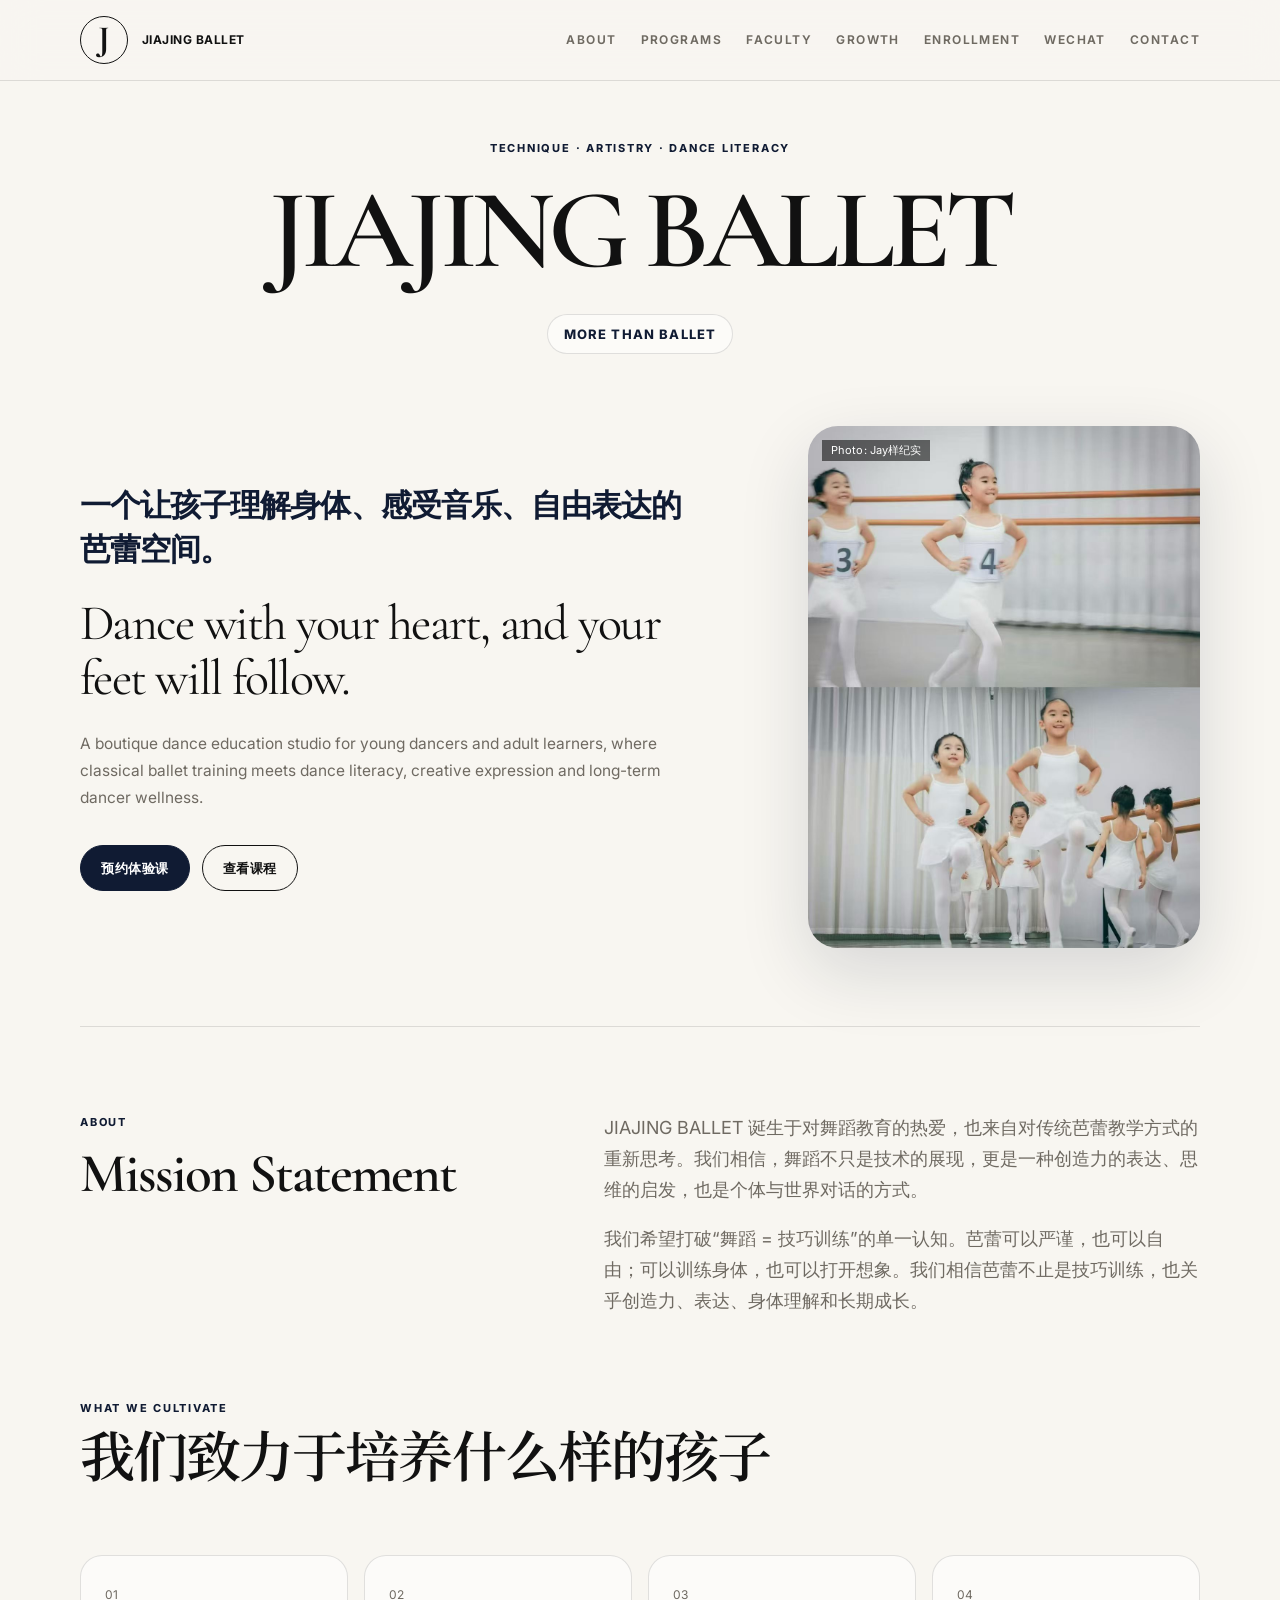
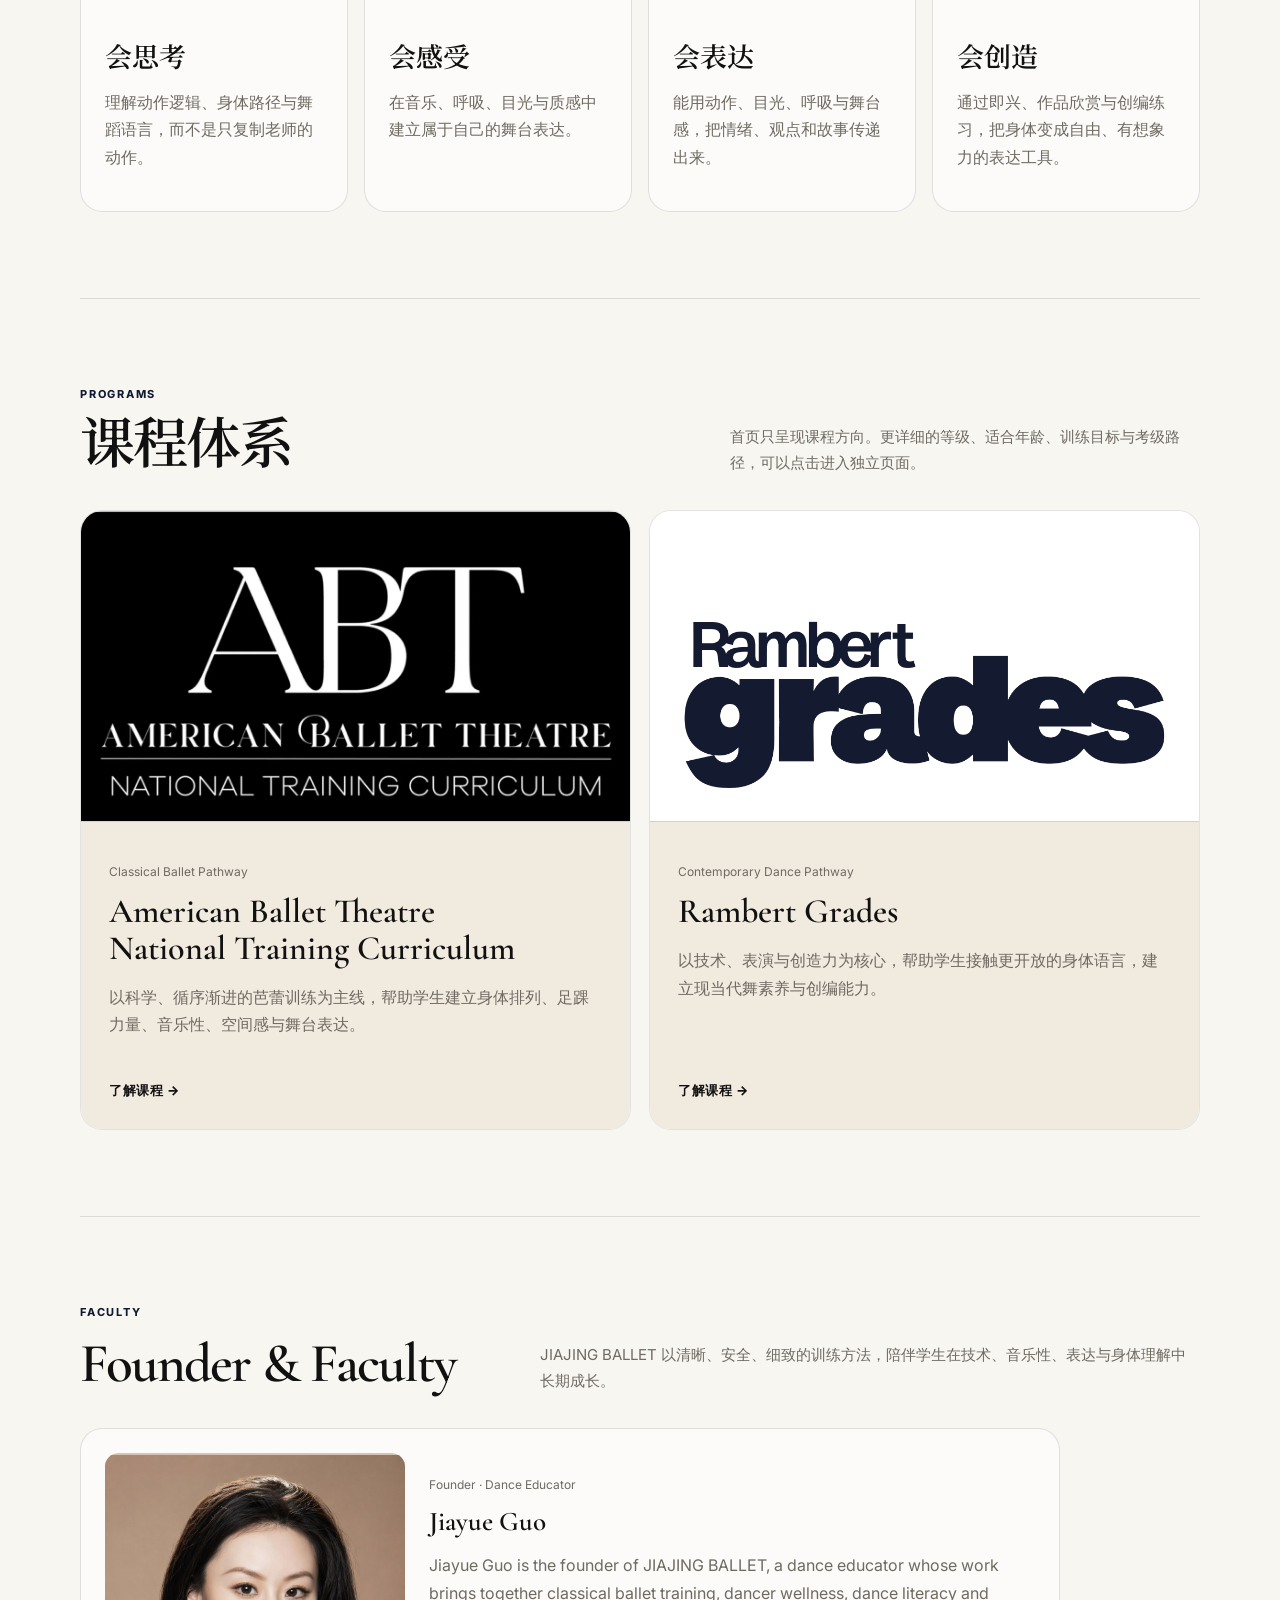
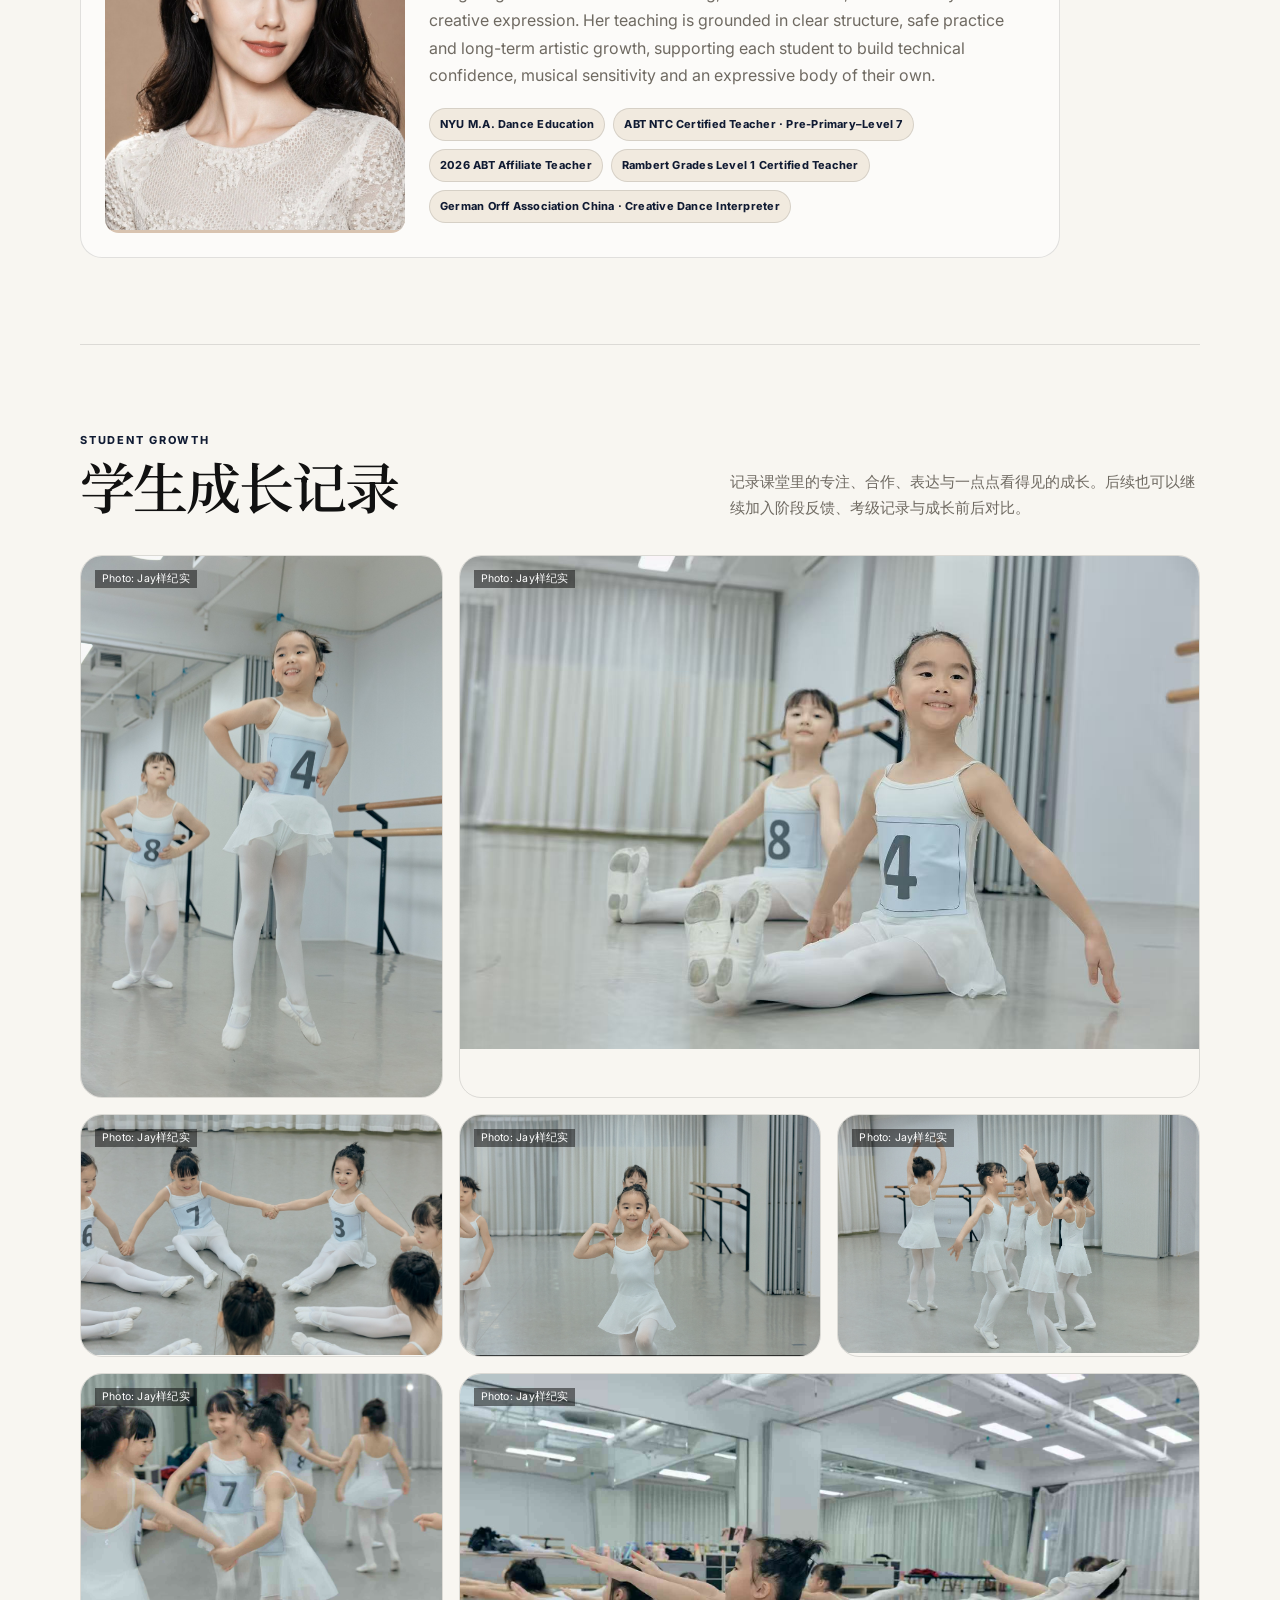
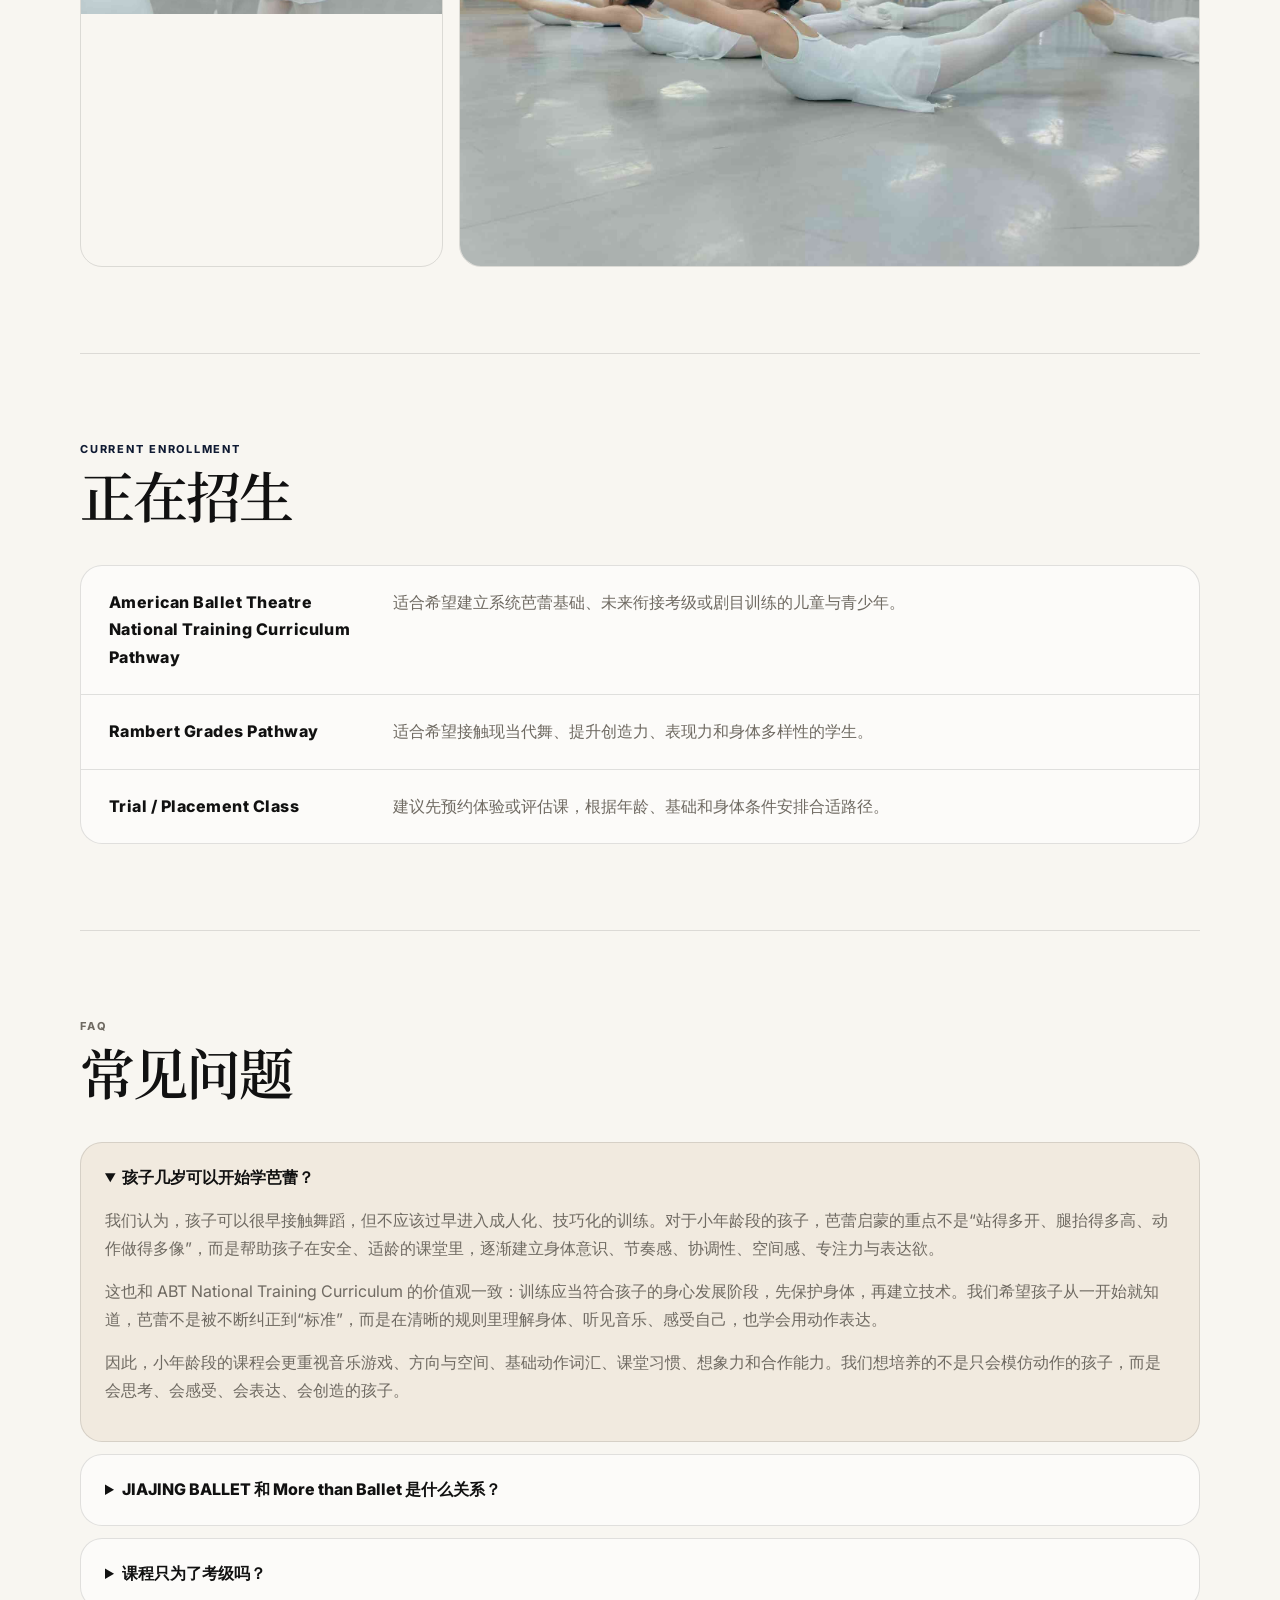
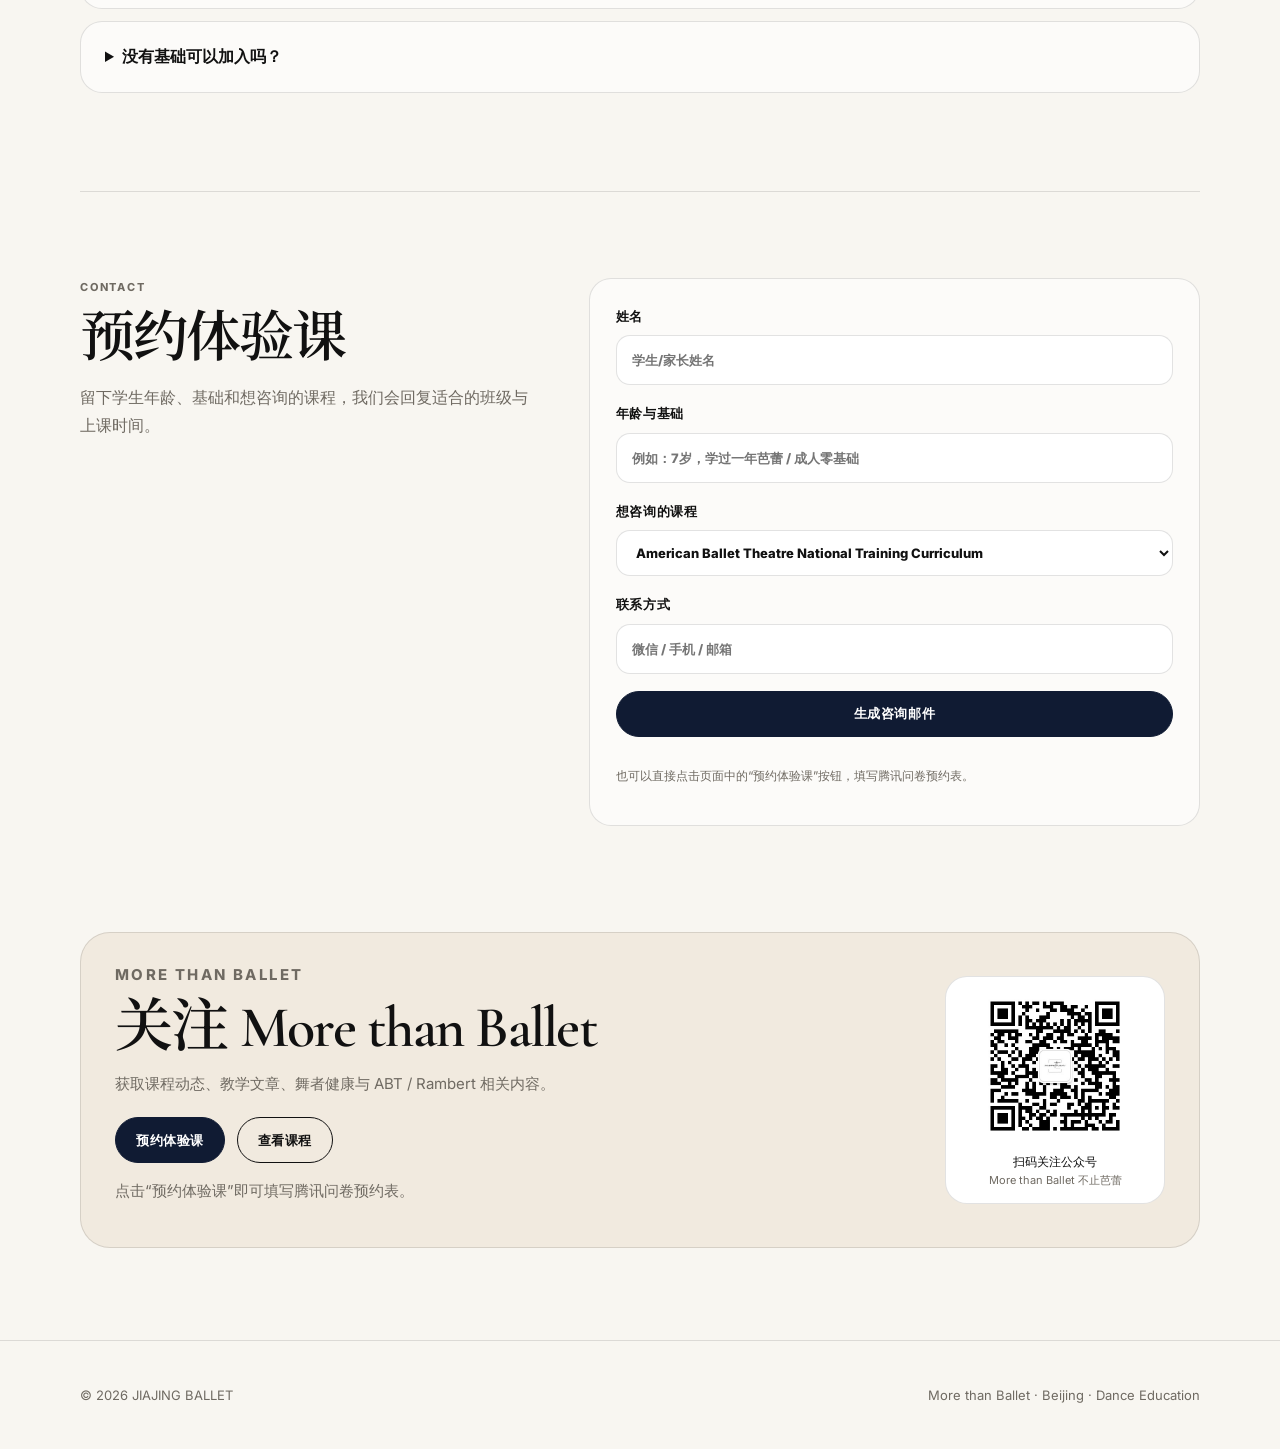
<file: index.html>
<!DOCTYPE html>
<html lang="zh-CN">
<head>
  <meta charset="UTF-8" />
  <meta name="viewport" content="width=device-width, initial-scale=1.0" />
  <title>JIAJING BALLET | More than Ballet</title>
  <meta name="description" content="JIAJING BALLET 是北京精品芭蕾教育工作室，以 American Ballet Theatre National Training Curriculum 与 Rambert Grades 为核心，重视科学训练、舞蹈素养与个体表达。" />
  <link rel="preconnect" href="https://fonts.googleapis.com">
  <link rel="preconnect" href="https://fonts.gstatic.com" crossorigin>
  <link href="https://fonts.googleapis.com/css2?family=Cormorant+Garamond:wght@500;600;700&family=Inter:wght@400;500;600;700&family=Noto+Serif+SC:wght@500;600;700&display=swap" rel="stylesheet">
  <link rel="stylesheet" href="styles.css?v=26" />
</head>
<body>
  <header class="site-header">
    <a class="logo" href="#hero" aria-label="JIAJING BALLET Home">
      <span class="logo-mark">J</span>
      <span class="logo-text">JIAJING BALLET</span>
    </a>

    <button class="nav-toggle" aria-label="打开菜单" aria-expanded="false">
      <span></span><span></span><span></span>
    </button>

    <nav class="main-nav" aria-label="主导航">
      <a href="#about">About</a>
      <a href="#programs">Programs</a>
      <a href="#faculty">Faculty</a>
      <a href="#growth">Growth</a>
      <a href="#enrollment">Enrollment</a>
      <a href="#wechat">WeChat</a>
      <a href="#contact">Contact</a>
    </nav>
  </header>

  <main>
    <section id="hero" class="hero section-shell">
      <div class="hero-brand">
        <p class="eyebrow">Technique · Artistry · Dance Literacy</p>
        <h1>JIAJING BALLET</h1>
        <p class="slogan">More than Ballet</p>
      </div>

      <div class="hero-content">
        <div class="hero-copy">
          <p class="hero-statement">一个让孩子理解身体、感受音乐、自由表达的芭蕾空间。</p>
          <p class="hero-subtitle">Dance with your heart, and your feet will follow.</p>
          <p class="hero-body">A boutique dance education studio for young dancers and adult learners, where classical ballet training meets dance literacy, creative expression and long-term dancer wellness.</p>
          <div class="hero-actions">
            <a class="button primary" href="https://wj.qq.com/s2/27266139/0309/" target="_blank" rel="noopener">预约体验课</a>
            <a class="button ghost" href="#programs">查看课程</a>
          </div>
        </div>
        <div class="hero-visual" aria-label="芭蕾课堂视觉图">
          <figure class="hero-image-wrap">
            <img src="assets/hero-class-movement.jpeg" alt="JIAJING BALLET students in ballet class" class="hero-image" />
            <figcaption>Photo: Jay样纪实</figcaption>
          </figure>
        </div>
      </div>
    </section>

    <section id="about" class="about section-shell">
      <div class="section-kicker">
        <p class="eyebrow">About</p>
        <h2>Mission Statement</h2>
      </div>

      <div class="mission-block">
        <p>JIAJING BALLET 诞生于对舞蹈教育的热爱，也来自对传统芭蕾教学方式的重新思考。我们相信，舞蹈不只是技术的展现，更是一种创造力的表达、思维的启发，也是个体与世界对话的方式。</p>
        <p>我们希望打破“舞蹈 = 技巧训练”的单一认知。芭蕾可以严谨，也可以自由；可以训练身体，也可以打开想象。我们相信芭蕾不止是技巧训练，也关乎创造力、表达、身体理解和长期成长。</p>
      </div>

      <div class="growth-heading">
        <p class="eyebrow">What We Cultivate</p>
        <h2>我们致力于培养什么样的孩子</h2>
      </div>

      <div class="about-grid" aria-label="我们致力于培养什么样的孩子">
        <article>
          <span class="number">01</span>
          <h3>会思考</h3>
          <p>理解动作逻辑、身体路径与舞蹈语言，而不是只复制老师的动作。</p>
        </article>
        <article>
          <span class="number">02</span>
          <h3>会感受</h3>
          <p>在音乐、呼吸、目光与质感中建立属于自己的舞台表达。</p>
        </article>
        <article>
          <span class="number">03</span>
          <h3>会表达</h3>
          <p>能用动作、目光、呼吸与舞台感，把情绪、观点和故事传递出来。</p>
        </article>
        <article>
          <span class="number">04</span>
          <h3>会创造</h3>
          <p>通过即兴、作品欣赏与创编练习，把身体变成自由、有想象力的表达工具。</p>
        </article>
      </div>
    </section>

    <section id="programs" class="programs section-shell">
      <div class="section-heading">
        <div>
          <p class="eyebrow">Programs</p>
          <h2>课程体系</h2>
        </div>
        <p>首页只呈现课程方向。更详细的等级、适合年龄、训练目标与考级路径，可以点击进入独立页面。</p>
      </div>

      <div class="program-grid two-only">
        <article class="program-card program-card-large logo-card">
          <div class="program-logo-area abt-logo-area"><img src="assets/abt-logo-black.png" alt="American Ballet Theatre National Training Curriculum logo" /></div>
          <div class="program-card-body">
            <p class="tag">Classical Ballet Pathway</p>
            <h3><span>American Ballet Theatre</span><span>National Training Curriculum</span></h3>
            <p>以科学、循序渐进的芭蕾训练为主线，帮助学生建立身体排列、足踝力量、音乐性、空间感与舞台表达。</p>
            <a class="text-link" href="programs/abt-ntc.html">了解课程 →</a>
          </div>
        </article>

        <article class="program-card program-card-large logo-card">
          <div class="program-logo-area"><img src="assets/rambert-grades-logo-direct.png" alt="Rambert Grades logo" /></div>
          <div class="program-card-body">
            <p class="tag">Contemporary Dance Pathway</p>
            <h3>Rambert Grades</h3>
            <p>以技术、表演与创造力为核心，帮助学生接触更开放的身体语言，建立现当代舞素养与创编能力。</p>
            <a class="text-link" href="programs/rambert-grades.html">了解课程 →</a>
          </div>
        </article>
      </div>
    </section>

    <section id="faculty" class="faculty section-shell">
      <div class="section-heading">
        <div>
          <p class="eyebrow">Faculty</p>
          <h2>Founder &amp; Faculty</h2>
        </div>
        <p>JIAJING BALLET 以清晰、安全、细致的训练方法，陪伴学生在技术、音乐性、表达与身体理解中长期成长。</p>
      </div>

      <div class="teaching-team single">
        <article class="teacher-card founder-card">
          <img class="teacher-portrait" src="assets/jiayue-guo-portrait.jpg" alt="Jiayue Guo portrait" />
          <div class="teacher-info">
            <p class="tag">Founder · Dance Educator</p>
            <h3>Jiayue Guo</h3>
            <p>Jiayue Guo is the founder of JIAJING BALLET, a dance educator whose work brings together classical ballet training, dancer wellness, dance literacy and creative expression. Her teaching is grounded in clear structure, safe practice and long-term artistic growth, supporting each student to build technical confidence, musical sensitivity and an expressive body of their own.</p>
            <div class="credential-list" aria-label="Jiayue Guo credentials">
              <span>NYU M.A. Dance Education</span>
              <span>ABT NTC Certified Teacher · Pre-Primary–Level 7</span>
              <span>2026 ABT Affiliate Teacher</span>
              <span>Rambert Grades Level 1 Certified Teacher</span>
              <span>German Orff Association China · Creative Dance Interpreter</span>
            </div>
          </div>
        </article>
      </div>
    </section>

    <section id="growth" class="growth-showcase section-shell">
      <div class="section-heading">
        <div>
          <p class="eyebrow">Student Growth</p>
          <h2>学生成长记录</h2>
        </div>
        <p>记录课堂里的专注、合作、表达与一点点看得见的成长。后续也可以继续加入阶段反馈、考级记录与成长前后对比。</p>
      </div>
      <div class="growth-gallery">
        <figure class="growth-card portrait">
          <img src="assets/student-growth-7.jpg" alt="JIAJING BALLET student jumping in class" />
          <figcaption>Photo: Jay样纪实</figcaption>
        </figure>
        <figure class="growth-card wide">
          <img src="assets/student-growth-2.jpg" alt="JIAJING BALLET students sitting in ballet class" />
          <figcaption>Photo: Jay样纪实</figcaption>
        </figure>
        <figure class="growth-card">
          <img src="assets/student-growth-3.jpg" alt="JIAJING BALLET students holding hands in a circle" />
          <figcaption>Photo: Jay样纪实</figcaption>
        </figure>
        <figure class="growth-card portrait">
          <img src="assets/student-growth-4.jpg" alt="JIAJING BALLET student practicing port de bras" />
          <figcaption>Photo: Jay样纪实</figcaption>
        </figure>
        <figure class="growth-card">
          <img src="assets/student-growth-5.jpg" alt="JIAJING BALLET students dancing together" />
          <figcaption>Photo: Jay样纪实</figcaption>
        </figure>
        <figure class="growth-card">
          <img src="assets/student-growth-6.jpg" alt="JIAJING BALLET students moving together" />
          <figcaption>Photo: Jay样纪实</figcaption>
        </figure>
        <figure class="growth-card wide">
          <img src="assets/student-growth-1.jpg" alt="JIAJING BALLET students in floor exercise" />
          <figcaption>Photo: Jay样纪实</figcaption>
        </figure>
      </div>
    </section>

    <section id="enrollment" class="schedule section-shell">
      <div class="section-heading">
        <div>
          <p class="eyebrow">Current Enrollment</p>
          <h2>正在招生</h2>
        </div>
      </div>
      <div class="schedule-list">
        <div>
          <span>American Ballet Theatre National Training Curriculum Pathway</span>
          <p>适合希望建立系统芭蕾基础、未来衔接考级或剧目训练的儿童与青少年。</p>
        </div>
        <div>
          <span>Rambert Grades Pathway</span>
          <p>适合希望接触现当代舞、提升创造力、表现力和身体多样性的学生。</p>
        </div>
        <div>
          <span>Trial / Placement Class</span>
          <p>建议先预约体验或评估课，根据年龄、基础和身体条件安排合适路径。</p>
        </div>
      </div>
    </section>
<section class="faq section-shell">
      <div class="section-heading">
        <div>
          <p class="eyebrow">FAQ</p>
          <h2>常见问题</h2>
        </div>
      </div>
      <details open>
        <summary>孩子几岁可以开始学芭蕾？</summary>
        <p>我们认为，孩子可以很早接触舞蹈，但不应该过早进入成人化、技巧化的训练。对于小年龄段的孩子，芭蕾启蒙的重点不是“站得多开、腿抬得多高、动作做得多像”，而是帮助孩子在安全、适龄的课堂里，逐渐建立身体意识、节奏感、协调性、空间感、专注力与表达欲。</p>
        <p>这也和 ABT National Training Curriculum 的价值观一致：训练应当符合孩子的身心发展阶段，先保护身体，再建立技术。我们希望孩子从一开始就知道，芭蕾不是被不断纠正到“标准”，而是在清晰的规则里理解身体、听见音乐、感受自己，也学会用动作表达。</p>
        <p>因此，小年龄段的课程会更重视音乐游戏、方向与空间、基础动作词汇、课堂习惯、想象力和合作能力。我们想培养的不是只会模仿动作的孩子，而是会思考、会感受、会表达、会创造的孩子。</p>
      </details>
      <details>
        <summary>JIAJING BALLET 和 More than Ballet 是什么关系？</summary>
        <p>JIAJING BALLET 是工作室名称。More than Ballet 是公众号名称，也是一句核心理念：我们相信芭蕾不止是技巧训练，也关乎创造力、表达、身体理解和长期成长。</p>
      </details>
      <details>
        <summary>课程只为了考级吗？</summary>
        <p>不是。考级可以是阶段目标，但课程的核心仍然是建立清晰、安全、可持续的训练方法，以及更完整的舞蹈素养。</p>
      </details>
      <details>
        <summary>没有基础可以加入吗？</summary>
        <p>可以。我们会根据年龄、基础、身体状态和学习目标，建议适合的课程路径。</p>
      </details>
    </section>

    <section id="contact" class="contact section-shell">
      <div>
        <p class="eyebrow">Contact</p>
        <h2>预约体验课</h2>
        <p>留下学生年龄、基础和想咨询的课程，我们会回复适合的班级与上课时间。</p>
      </div>
      <form class="contact-form" id="contactForm">
        <label>
          姓名
          <input type="text" name="name" placeholder="学生/家长姓名" required />
        </label>
        <label>
          年龄与基础
          <input type="text" name="level" placeholder="例如：7岁，学过一年芭蕾 / 成人零基础" required />
        </label>
        <label>
          想咨询的课程
          <select name="program" required>
            <option value="American Ballet Theatre National Training Curriculum">American Ballet Theatre National Training Curriculum</option>
            <option value="Rambert Grades">Rambert Grades</option>
            <option value="体验课 / 评估课">体验课 / 评估课</option>
          </select>
        </label>
        <label>
          联系方式
          <input type="text" name="contact" placeholder="微信 / 手机 / 邮箱" required />
        </label>
        <button class="button primary" type="submit">生成咨询邮件</button>
        <p class="form-hint">也可以直接点击页面中的“预约体验课”按钮，填写腾讯问卷预约表。</p>
      </form>
    </section>

    <section id="wechat" class="wechat-follow section-shell">
      <div class="wechat-card">
        <div>
          <p class="eyebrow">More than Ballet</p>
          <h2>关注 More than Ballet</h2>
          <p>获取课程动态、教学文章、舞者健康与 ABT / Rambert 相关内容。</p>
          <div class="wechat-actions">
            <a class="button primary" href="https://wj.qq.com/s2/27266139/0309/" target="_blank" rel="noopener">预约体验课</a>
            <a class="button secondary" href="#programs">查看课程</a>
          </div>
          <p class="tiny-note">点击“预约体验课”即可填写腾讯问卷预约表。</p>
        </div>
        <figure class="qr-card">
          <img src="assets/more-than-ballet-qr.jpeg" alt="More than Ballet 公众号二维码" />
          <figcaption>扫码关注公众号<br><span>More than Ballet 不止芭蕾</span></figcaption>
        </figure>
      </div>
    </section>
  </main>

  <footer class="site-footer">
    <p>© 2026 JIAJING BALLET</p>
    <p>More than Ballet · Beijing · Dance Education</p>
  </footer>

  <script src="script.js?v=23"></script>
</body>
</html>
</file>
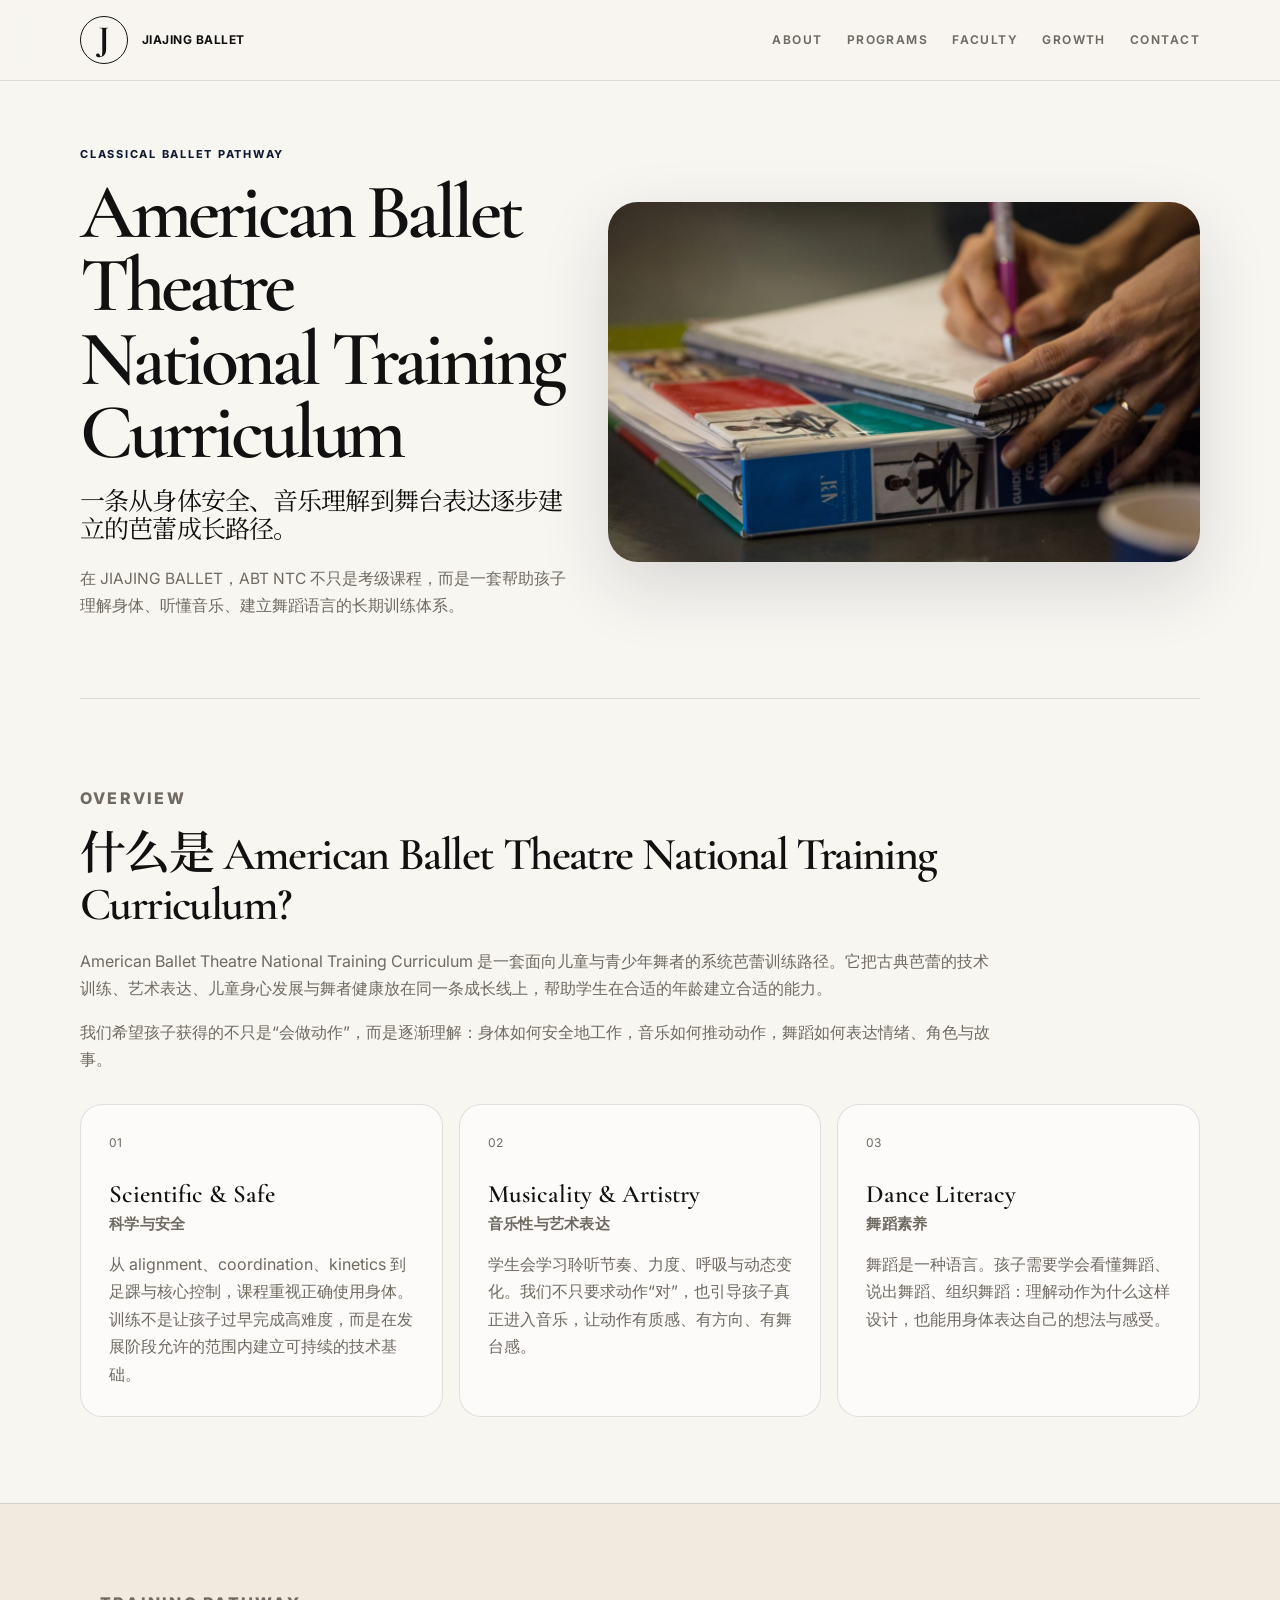
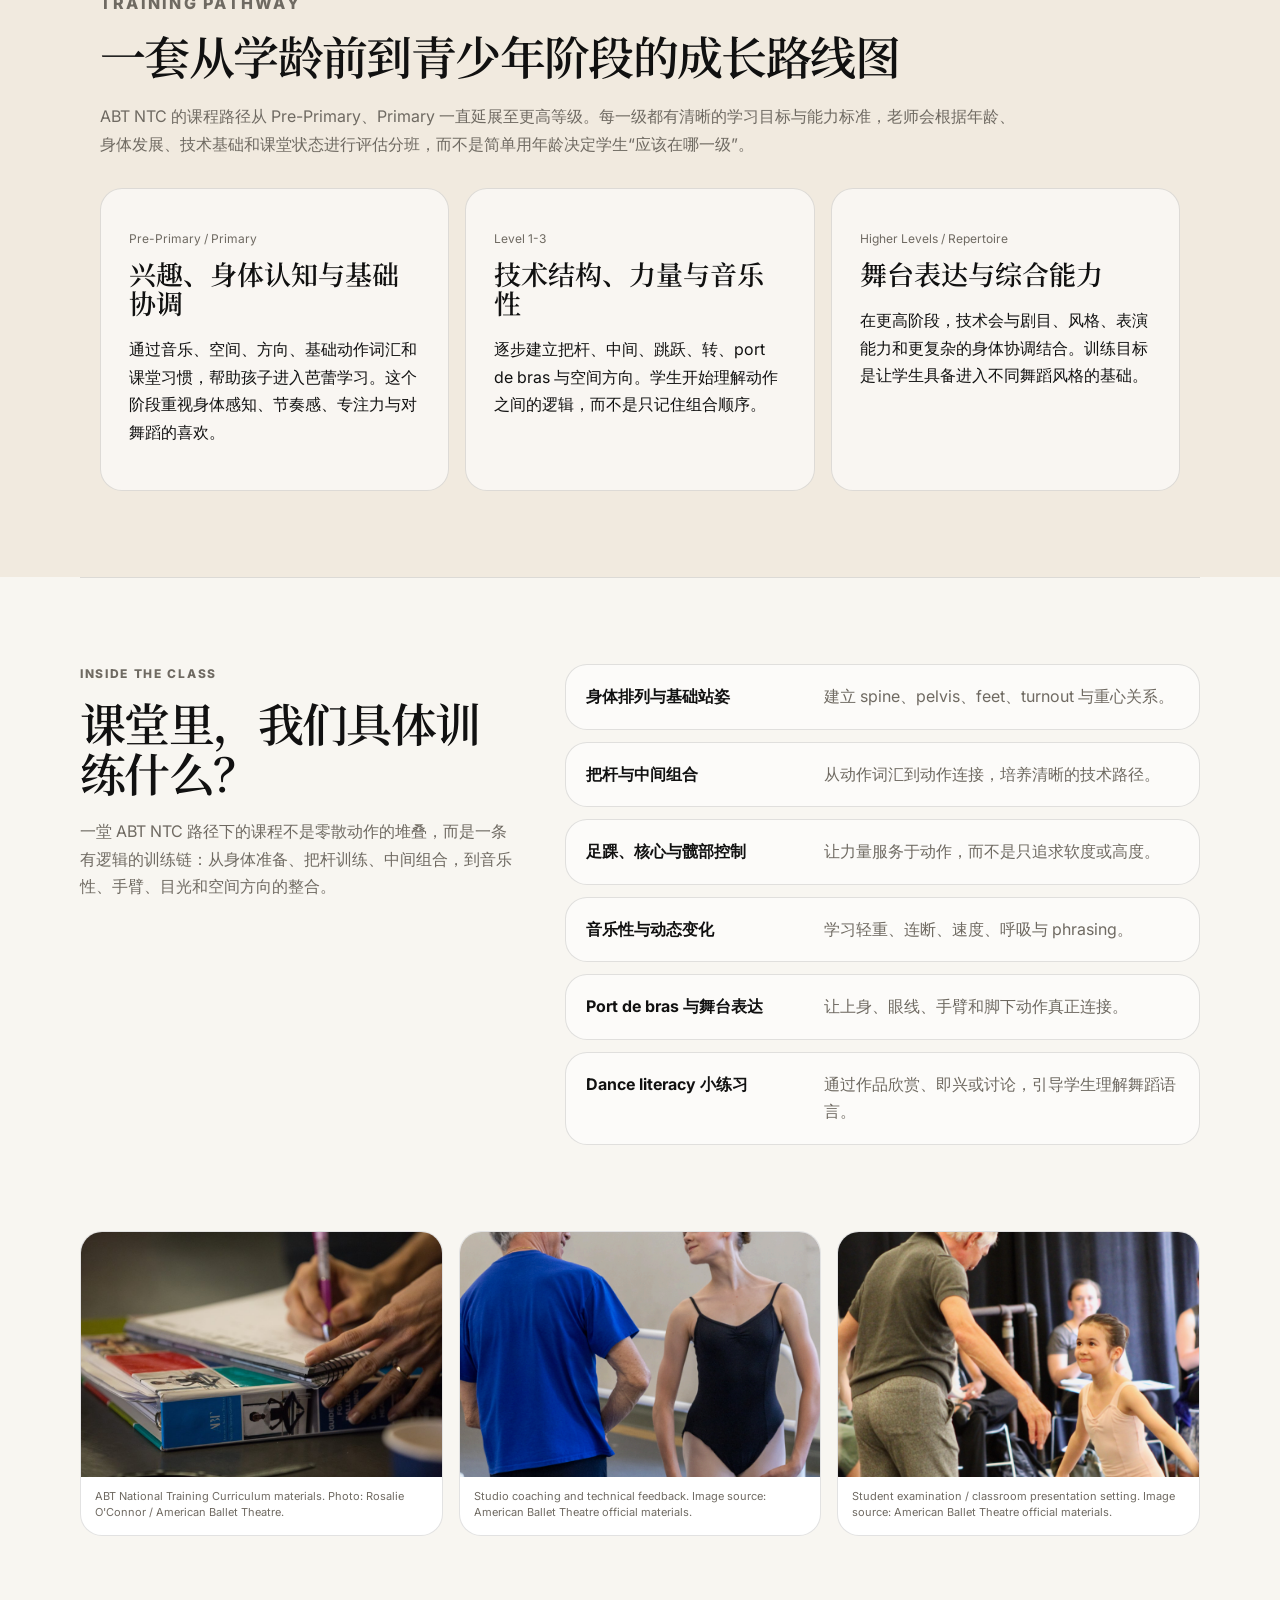
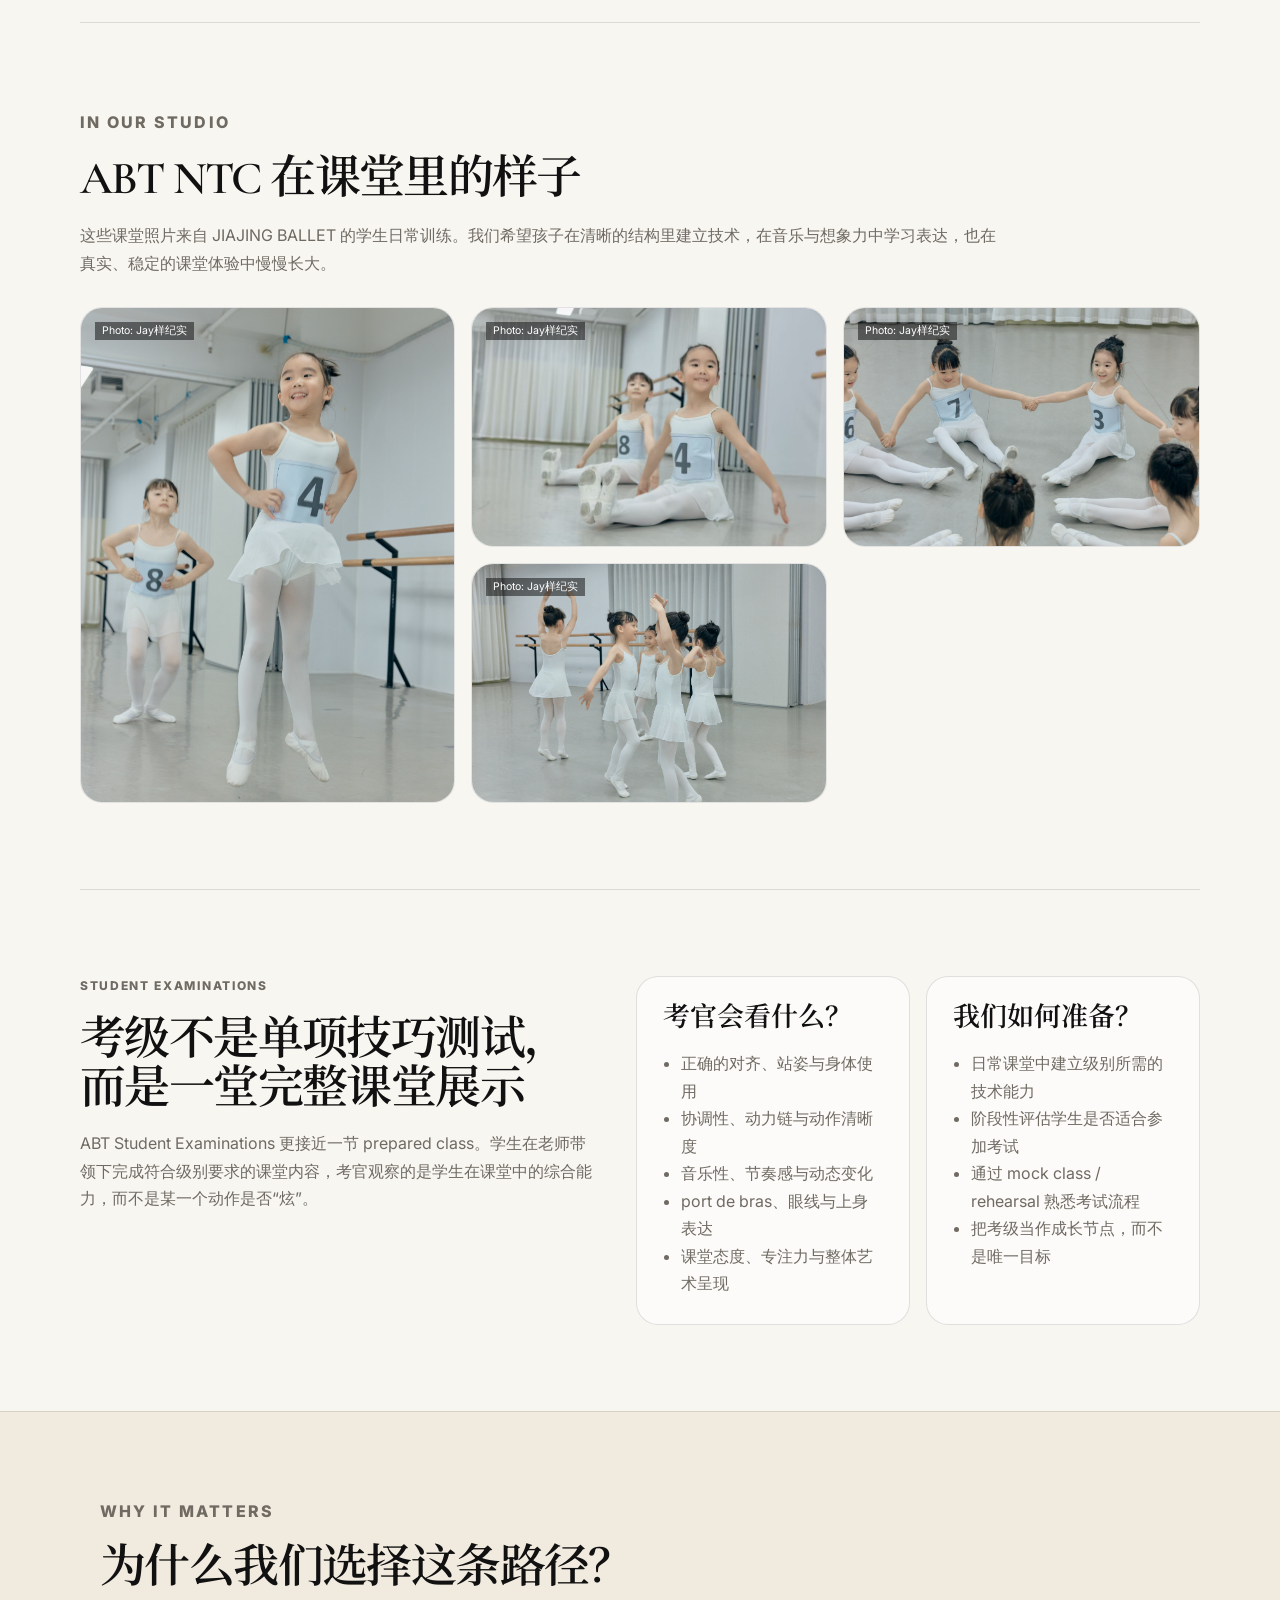
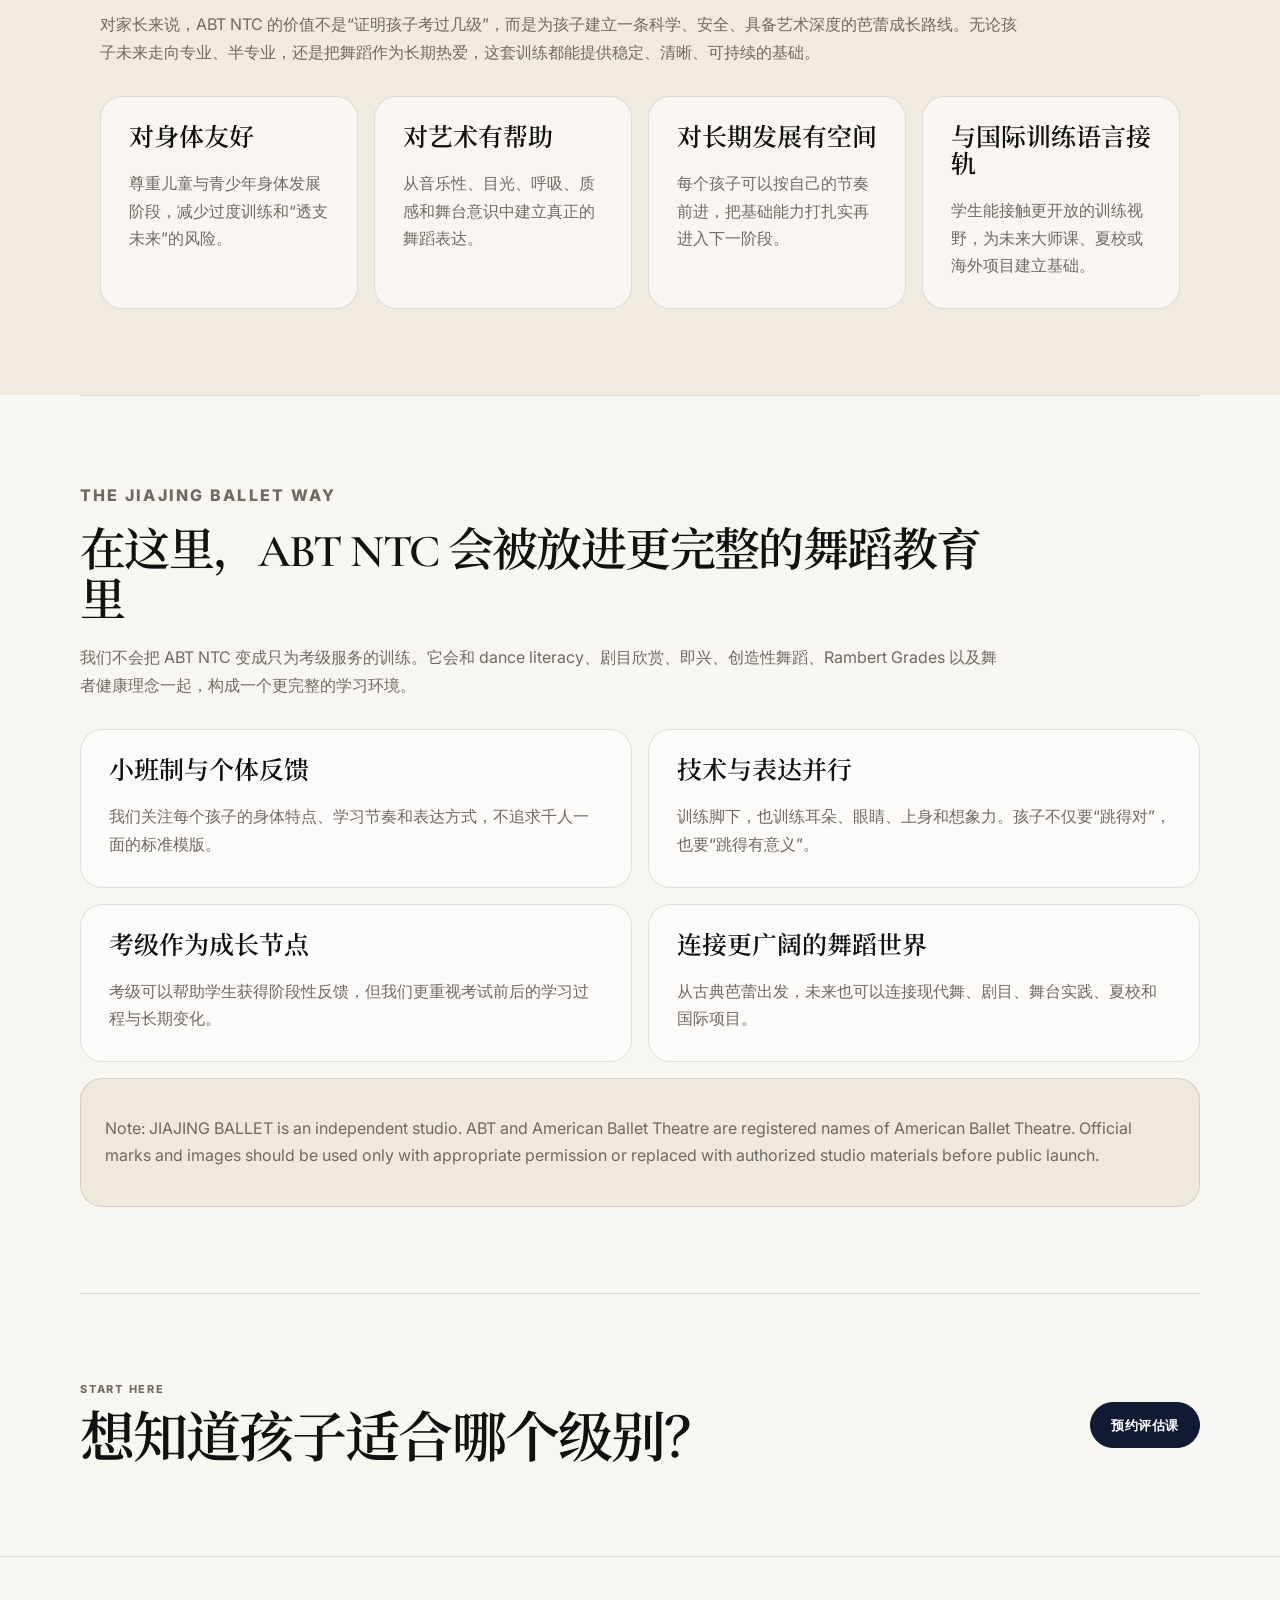
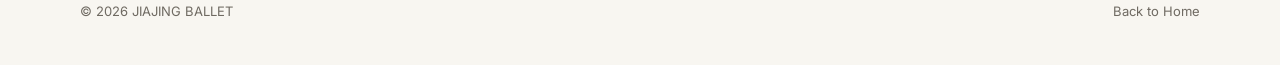
<file: programs/abt-ntc.html>
<!DOCTYPE html>
<html lang="zh-CN">
<head>
  <meta charset="UTF-8" />
  <meta name="viewport" content="width=device-width, initial-scale=1.0" />
  <title>American Ballet Theatre National Training Curriculum | JIAJING BALLET</title>
  <meta name="description" content="JIAJING BALLET American Ballet Theatre National Training Curriculum 课程介绍：科学、安全、循序渐进的芭蕾训练路径，包含音乐性、舞蹈素养、个体发展与考级准备。" />
  <link rel="preconnect" href="https://fonts.googleapis.com">
  <link rel="preconnect" href="https://fonts.gstatic.com" crossorigin>
  <link href="https://fonts.googleapis.com/css2?family=Cormorant+Garamond:wght@500;600;700&family=Inter:wght@400;500;600;700&family=Noto+Serif+SC:wght@500;600;700&display=swap" rel="stylesheet">
  <link rel="stylesheet" href="../styles.css?v=26" />
</head>
<body>
  <header class="site-header">
    <a class="logo" href="../index.html#hero" aria-label="JIAJING BALLET Home">
      <span class="logo-mark">J</span>
      <span class="logo-text">JIAJING BALLET</span>
    </a>
    <button class="nav-toggle" aria-label="打开菜单" aria-expanded="false"><span></span><span></span><span></span></button>
    <nav class="main-nav" aria-label="主导航">
      <a href="../index.html#about">About</a>
      <a href="../index.html#programs">Programs</a>
      <a href="../index.html#faculty">Faculty</a>
      <a href="../index.html#growth">Growth</a>
      <a href="../index.html#contact">Contact</a>
    </nav>
  </header>

  <main>
    <section class="page-hero section-shell abt-page-hero">
      <div>
        <p class="eyebrow">Classical Ballet Pathway</p>
        <h1><span>American Ballet Theatre</span><span>National Training Curriculum</span></h1>
        <p class="hero-subtitle">一条从身体安全、音乐理解到舞台表达逐步建立的芭蕾成长路径。</p>
        <p class="page-hero-body">在 JIAJING BALLET，ABT NTC 不只是考级课程，而是一套帮助孩子理解身体、听懂音乐、建立舞蹈语言的长期训练体系。</p>
      </div>
      <img src="../assets/abt-ntc-notes-rosalie-oconnor.jpg" alt="American Ballet Theatre National Training Curriculum materials" />
    </section>

    <section class="program-detail section-shell">
      <div class="detail-intro wide">
        <p class="label">Overview</p>
        <h2>什么是 American Ballet Theatre National Training Curriculum?</h2>
        <p>American Ballet Theatre National Training Curriculum 是一套面向儿童与青少年舞者的系统芭蕾训练路径。它把古典芭蕾的技术训练、艺术表达、儿童身心发展与舞者健康放在同一条成长线上，帮助学生在合适的年龄建立合适的能力。</p>
        <p>我们希望孩子获得的不只是“会做动作”，而是逐渐理解：身体如何安全地工作，音乐如何推动动作，舞蹈如何表达情绪、角色与故事。</p>
      </div>

      <div class="detail-grid three abt-principles">
        <article>
          <span class="number">01</span>
          <h3>Scientific &amp; Safe<span>科学与安全</span></h3>
          <p>从 alignment、coordination、kinetics 到足踝与核心控制，课程重视正确使用身体。训练不是让孩子过早完成高难度，而是在发展阶段允许的范围内建立可持续的技术基础。</p>
        </article>
        <article>
          <span class="number">02</span>
          <h3>Musicality &amp; Artistry<span>音乐性与艺术表达</span></h3>
          <p>学生会学习聆听节奏、力度、呼吸与动态变化。我们不只要求动作“对”，也引导孩子真正进入音乐，让动作有质感、有方向、有舞台感。</p>
        </article>
        <article>
          <span class="number">03</span>
          <h3>Dance Literacy<span>舞蹈素养</span></h3>
          <p>舞蹈是一种语言。孩子需要学会看懂舞蹈、说出舞蹈、组织舞蹈：理解动作为什么这样设计，也能用身体表达自己的想法与感受。</p>
        </article>
      </div>
    </section>

    <section class="program-detail detail-soft">
      <div class="section-shell">
        <div class="detail-intro wide">
          <p class="label">Training Pathway</p>
          <h2>一套从学龄前到青少年阶段的成长路线图</h2>
          <p>ABT NTC 的课程路径从 Pre-Primary、Primary 一直延展至更高等级。每一级都有清晰的学习目标与能力标准，老师会根据年龄、身体发展、技术基础和课堂状态进行评估分班，而不是简单用年龄决定学生“应该在哪一级”。</p>
        </div>
        <div class="pathway-grid">
          <article>
            <p class="tag">Pre-Primary / Primary</p>
            <h3>兴趣、身体认知与基础协调</h3>
            <p>通过音乐、空间、方向、基础动作词汇和课堂习惯，帮助孩子进入芭蕾学习。这个阶段重视身体感知、节奏感、专注力与对舞蹈的喜欢。</p>
          </article>
          <article>
            <p class="tag">Level 1-3</p>
            <h3>技术结构、力量与音乐性</h3>
            <p>逐步建立把杆、中间、跳跃、转、port de bras 与空间方向。学生开始理解动作之间的逻辑，而不是只记住组合顺序。</p>
          </article>
          <article>
            <p class="tag">Higher Levels / Repertoire</p>
            <h3>舞台表达与综合能力</h3>
            <p>在更高阶段，技术会与剧目、风格、表演能力和更复杂的身体协调结合。训练目标是让学生具备进入不同舞蹈风格的基础。</p>
          </article>
        </div>
      </div>
    </section>

    <section class="program-detail section-shell">
      <div class="split-section">
        <div>
          <p class="label">Inside the Class</p>
          <h2>课堂里，我们具体训练什么？</h2>
          <p>一堂 ABT NTC 路径下的课程不是零散动作的堆叠，而是一条有逻辑的训练链：从身体准备、把杆训练、中间组合，到音乐性、手臂、目光和空间方向的整合。</p>
        </div>
        <div class="feature-list">
          <div><strong>身体排列与基础站姿</strong><span>建立 spine、pelvis、feet、turnout 与重心关系。</span></div>
          <div><strong>把杆与中间组合</strong><span>从动作词汇到动作连接，培养清晰的技术路径。</span></div>
          <div><strong>足踝、核心与髋部控制</strong><span>让力量服务于动作，而不是只追求软度或高度。</span></div>
          <div><strong>音乐性与动态变化</strong><span>学习轻重、连断、速度、呼吸与 phrasing。</span></div>
          <div><strong>Port de bras 与舞台表达</strong><span>让上身、眼线、手臂和脚下动作真正连接。</span></div>
          <div><strong>Dance literacy 小练习</strong><span>通过作品欣赏、即兴或讨论，引导学生理解舞蹈语言。</span></div>
        </div>
      </div>
    </section>

    <section class="program-detail section-shell compact-top">
      <div class="program-gallery abt-gallery">
        <figure>
          <img src="../assets/abt-ntc-notes-rosalie-oconnor.jpg" alt="ABT National Training Curriculum notes and materials" />
          <figcaption>ABT National Training Curriculum materials. Photo: Rosalie O'Connor / American Ballet Theatre.</figcaption>
        </figure>
        <figure>
          <img src="../assets/abt-ntc-coaching-student.png" alt="ABT ballet coaching in studio" />
          <figcaption>Studio coaching and technical feedback. Image source: American Ballet Theatre official materials.</figcaption>
        </figure>
        <figure>
          <img src="../assets/abt-ntc-student-exam.png" alt="ABT student examination setting" />
          <figcaption>Student examination / classroom presentation setting. Image source: American Ballet Theatre official materials.</figcaption>
        </figure>
      </div>
    </section>

    <section class="program-detail section-shell">
      <div class="detail-intro wide">
        <p class="label">In Our Studio</p>
        <h2>ABT NTC 在课堂里的样子</h2>
        <p>这些课堂照片来自 JIAJING BALLET 的学生日常训练。我们希望孩子在清晰的结构里建立技术，在音乐与想象力中学习表达，也在真实、稳定的课堂体验中慢慢长大。</p>
      </div>
      <div class="program-gallery studio-gallery student-credit-gallery">
        <figure class="tall">
          <img src="../assets/student-growth-7.jpg" alt="JIAJING BALLET student in ABT class" />
          <figcaption>Photo: Jay样纪实</figcaption>
        </figure>
        <figure>
          <img src="../assets/student-growth-2.jpg" alt="JIAJING BALLET students in ABT class" />
          <figcaption>Photo: Jay样纪实</figcaption>
        </figure>
        <figure>
          <img src="../assets/student-growth-3.jpg" alt="JIAJING BALLET students in ABT circle activity" />
          <figcaption>Photo: Jay样纪实</figcaption>
        </figure>
        <figure>
          <img src="../assets/student-growth-5.jpg" alt="JIAJING BALLET students dancing together" />
          <figcaption>Photo: Jay样纪实</figcaption>
        </figure>
      </div>
    </section>

    <section class="program-detail section-shell">
      <div class="split-section reverse">
        <div>
          <p class="label">Student Examinations</p>
          <h2>考级不是单项技巧测试，而是一堂完整课堂展示</h2>
          <p>ABT Student Examinations 更接近一节 prepared class。学生在老师带领下完成符合级别要求的课堂内容，考官观察的是学生在课堂中的综合能力，而不是某一个动作是否“炫”。</p>
        </div>
        <div class="detail-card-list">
          <article>
            <h3>考官会看什么？</h3>
            <ul>
              <li>正确的对齐、站姿与身体使用</li>
              <li>协调性、动力链与动作清晰度</li>
              <li>音乐性、节奏感与动态变化</li>
              <li>port de bras、眼线与上身表达</li>
              <li>课堂态度、专注力与整体艺术呈现</li>
            </ul>
          </article>
          <article>
            <h3>我们如何准备？</h3>
            <ul>
              <li>日常课堂中建立级别所需的技术能力</li>
              <li>阶段性评估学生是否适合参加考试</li>
              <li>通过 mock class / rehearsal 熟悉考试流程</li>
              <li>把考级当作成长节点，而不是唯一目标</li>
            </ul>
          </article>
        </div>
      </div>
    </section>

    <section class="program-detail detail-soft">
      <div class="section-shell">
        <div class="detail-intro wide">
          <p class="label">Why It Matters</p>
          <h2>为什么我们选择这条路径？</h2>
          <p>对家长来说，ABT NTC 的价值不是“证明孩子考过几级”，而是为孩子建立一条科学、安全、具备艺术深度的芭蕾成长路线。无论孩子未来走向专业、半专业，还是把舞蹈作为长期热爱，这套训练都能提供稳定、清晰、可持续的基础。</p>
        </div>
        <div class="detail-grid four">
          <article>
            <h3>对身体友好</h3>
            <p>尊重儿童与青少年身体发展阶段，减少过度训练和“透支未来”的风险。</p>
          </article>
          <article>
            <h3>对艺术有帮助</h3>
            <p>从音乐性、目光、呼吸、质感和舞台意识中建立真正的舞蹈表达。</p>
          </article>
          <article>
            <h3>对长期发展有空间</h3>
            <p>每个孩子可以按自己的节奏前进，把基础能力打扎实再进入下一阶段。</p>
          </article>
          <article>
            <h3>与国际训练语言接轨</h3>
            <p>学生能接触更开放的训练视野，为未来大师课、夏校或海外项目建立基础。</p>
          </article>
        </div>
      </div>
    </section>

    <section class="program-detail section-shell">
      <div class="detail-intro wide">
        <p class="label">The JIAJING BALLET Way</p>
        <h2>在这里，ABT NTC 会被放进更完整的舞蹈教育里</h2>
        <p>我们不会把 ABT NTC 变成只为考级服务的训练。它会和 dance literacy、剧目欣赏、即兴、创造性舞蹈、Rambert Grades 以及舞者健康理念一起，构成一个更完整的学习环境。</p>
      </div>
      <div class="detail-grid">
        <article>
          <h3>小班制与个体反馈</h3>
          <p>我们关注每个孩子的身体特点、学习节奏和表达方式，不追求千人一面的标准模版。</p>
        </article>
        <article>
          <h3>技术与表达并行</h3>
          <p>训练脚下，也训练耳朵、眼睛、上身和想象力。孩子不仅要“跳得对”，也要“跳得有意义”。</p>
        </article>
        <article>
          <h3>考级作为成长节点</h3>
          <p>考级可以帮助学生获得阶段性反馈，但我们更重视考试前后的学习过程与长期变化。</p>
        </article>
        <article>
          <h3>连接更广阔的舞蹈世界</h3>
          <p>从古典芭蕾出发，未来也可以连接现代舞、剧目、舞台实践、夏校和国际项目。</p>
        </article>
      </div>

      <div class="legal-note">
        <p>Note: JIAJING BALLET is an independent studio. ABT and American Ballet Theatre are registered names of American Ballet Theatre. Official marks and images should be used only with appropriate permission or replaced with authorized studio materials before public launch.</p>
      </div>
    </section>

    <section class="contact strip section-shell">
      <div>
        <p class="eyebrow">Start Here</p>
        <h2>想知道孩子适合哪个级别？</h2>
      </div>
      <a class="button primary" href="../index.html#contact">预约评估课</a>
    </section>
  </main>

  <footer class="site-footer">
    <p>© 2026 JIAJING BALLET</p>
    <p><a href="../index.html">Back to Home</a></p>
  </footer>
  <script src="../script.js?v=21"></script>
</body>
</html>
</file>
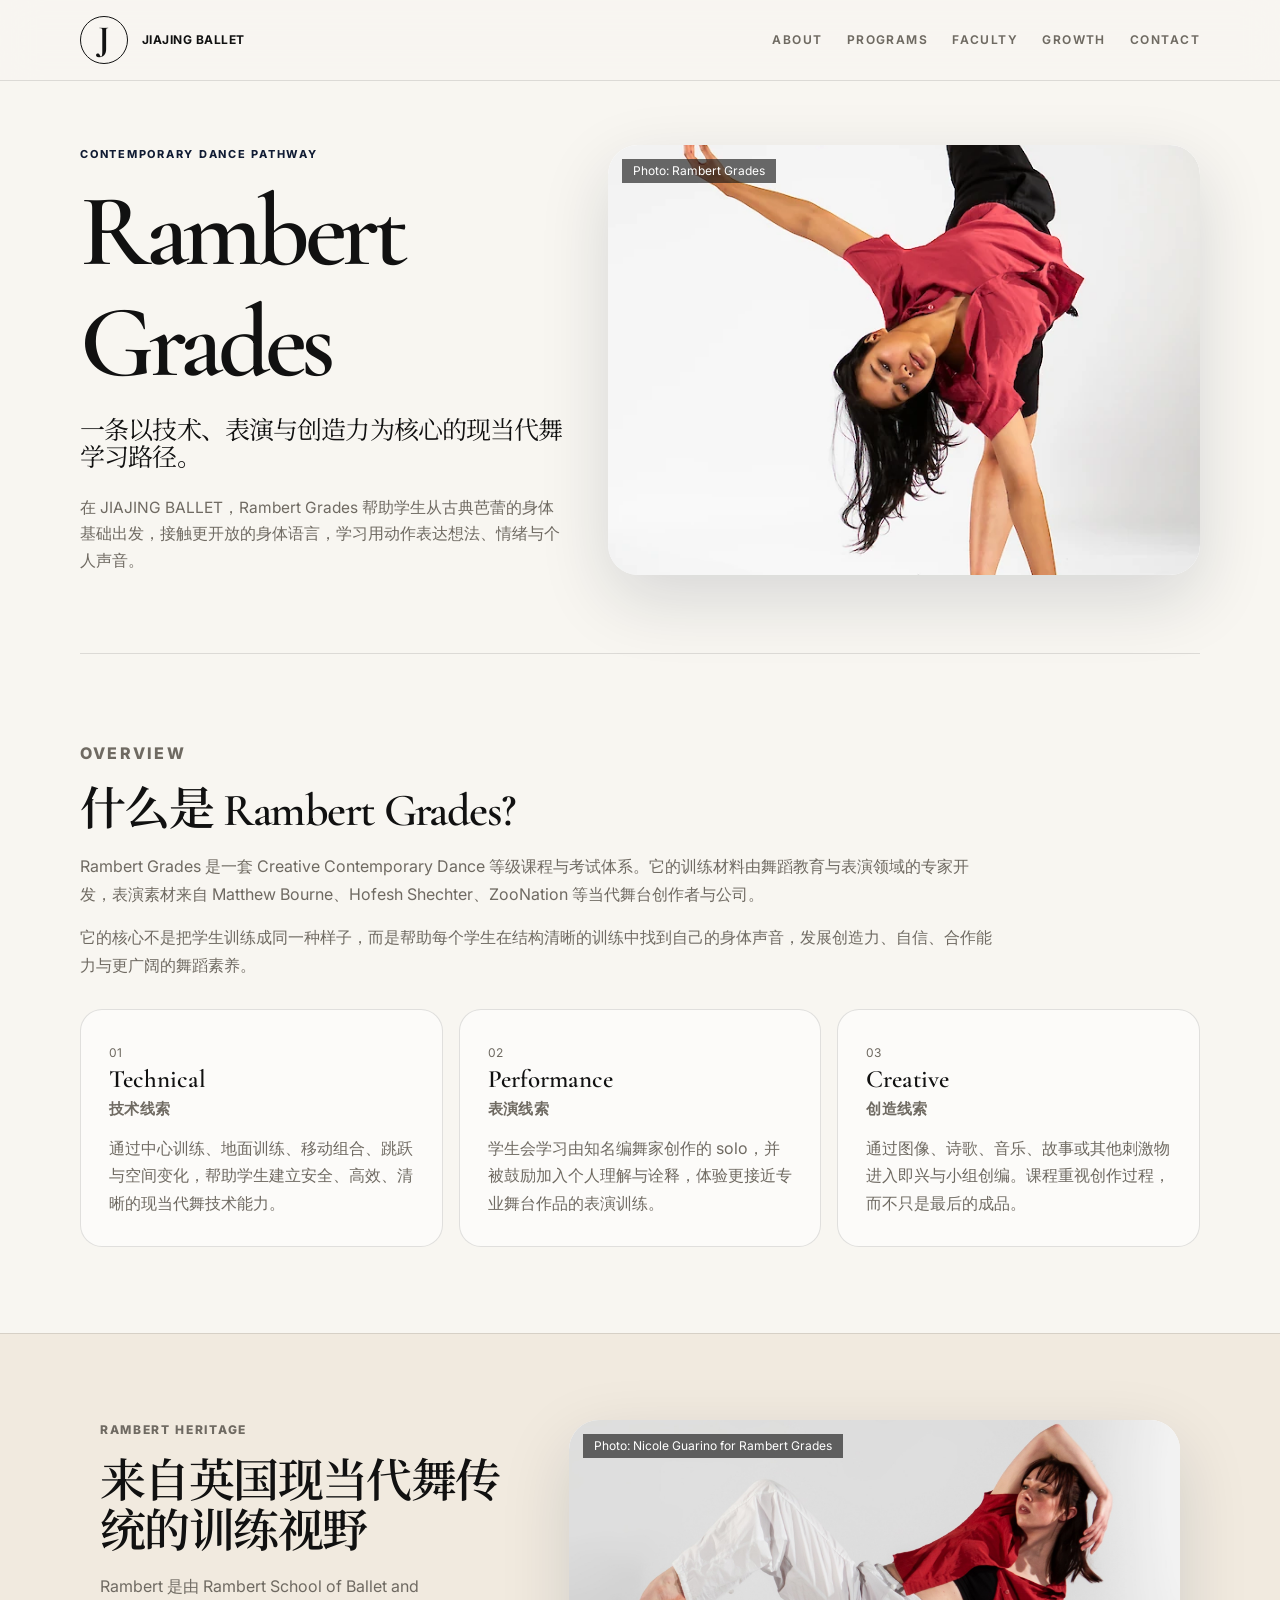
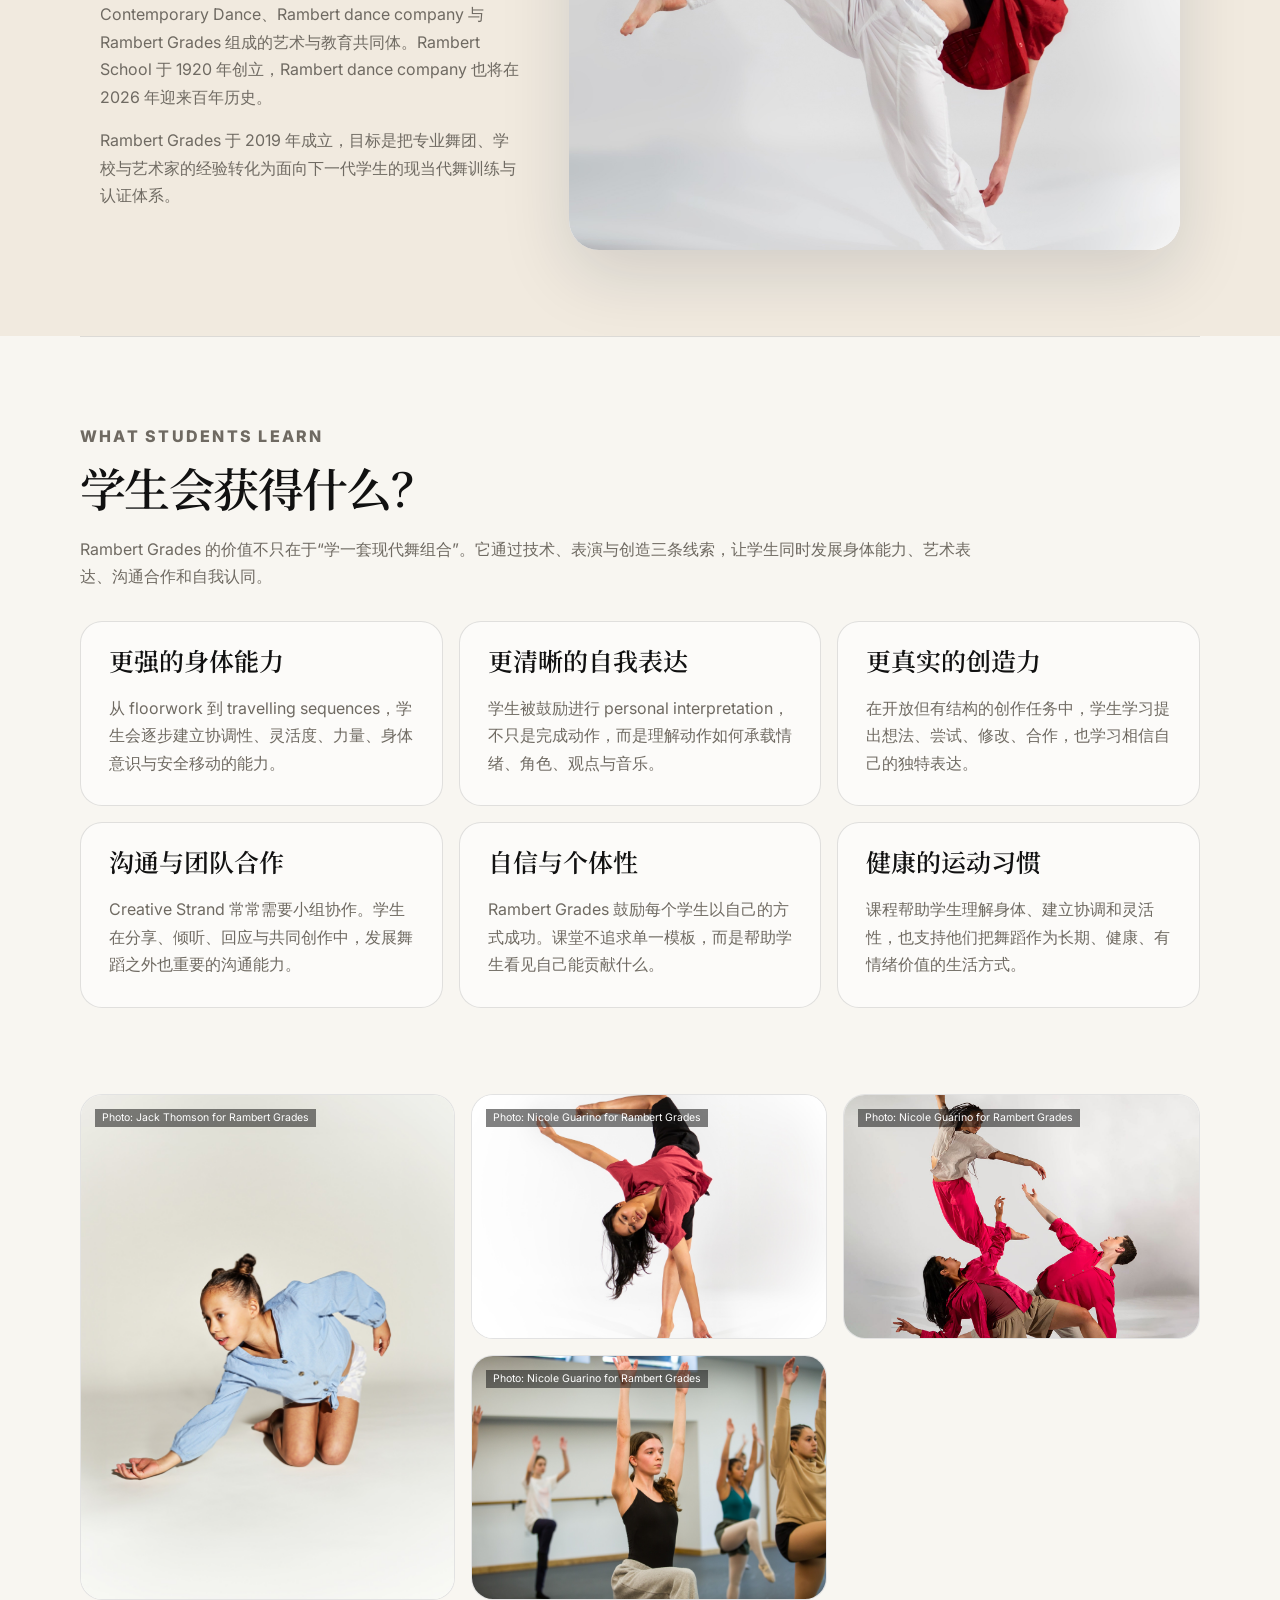
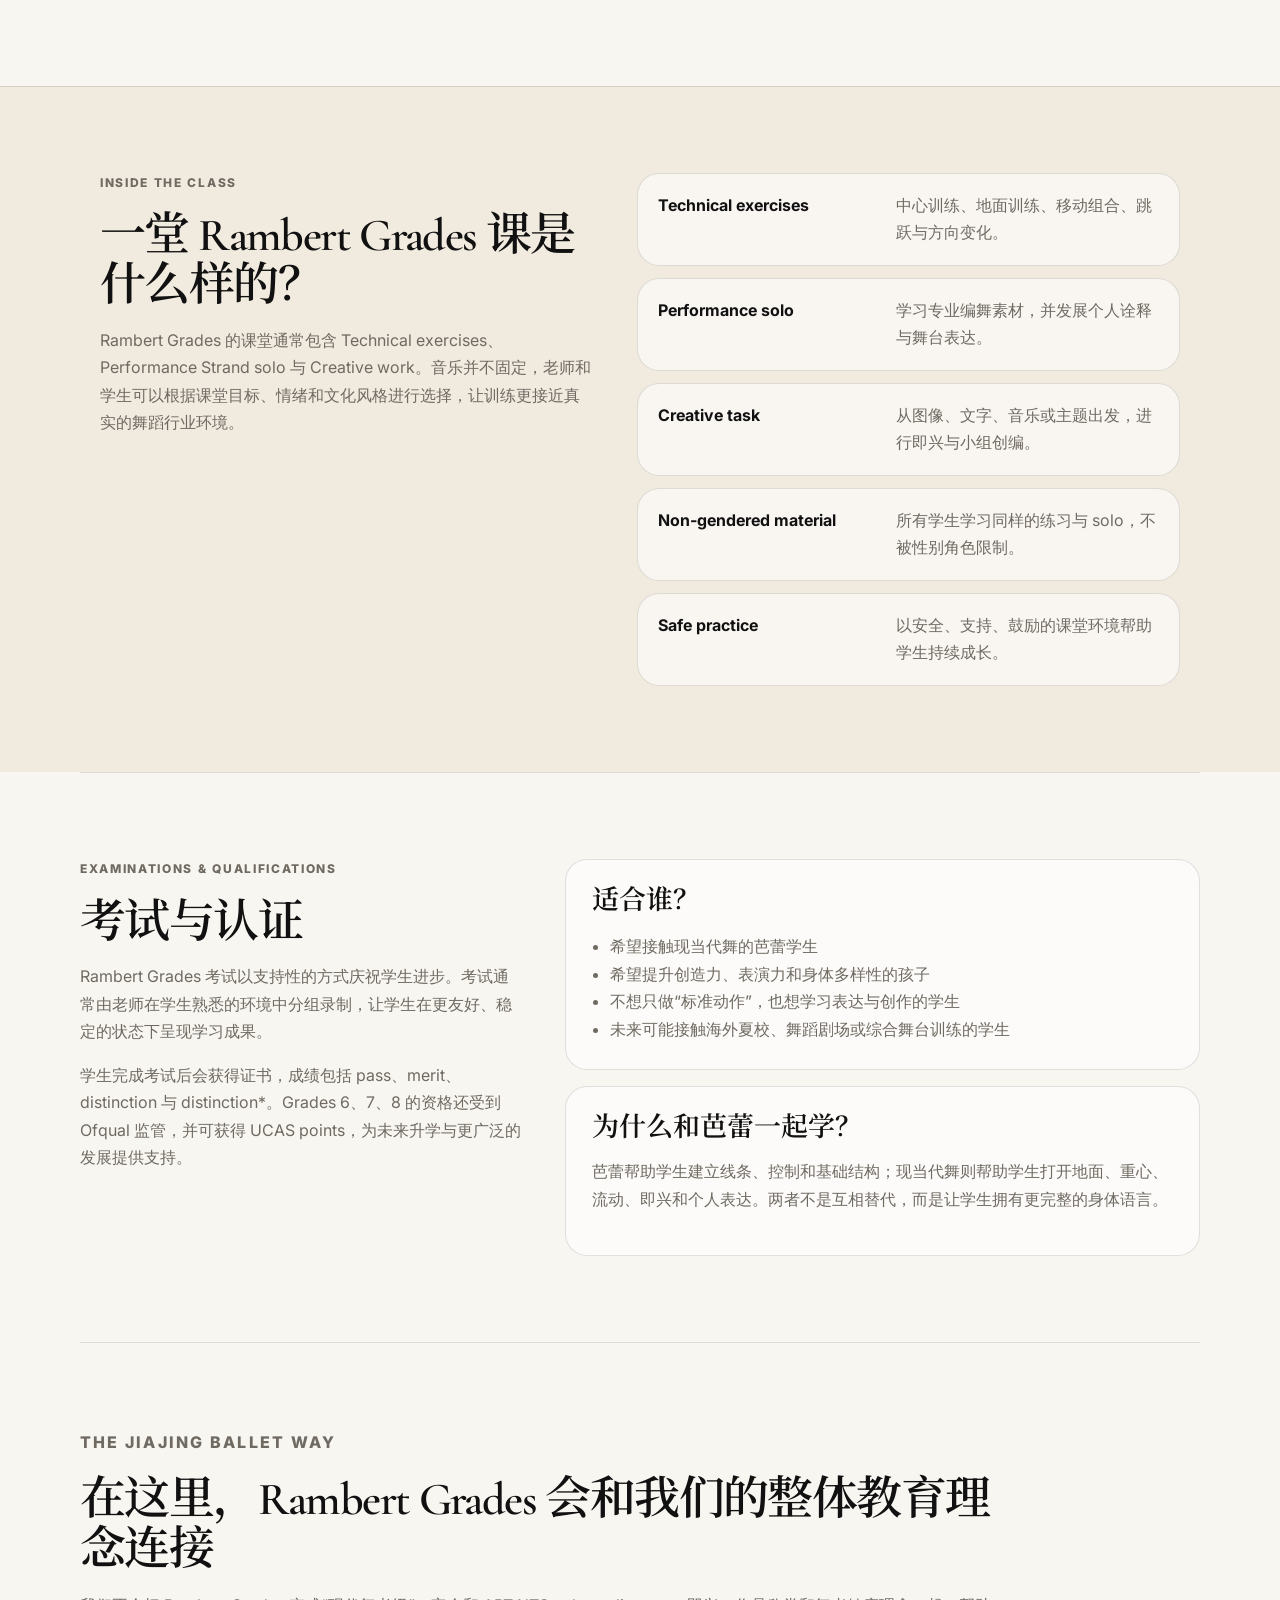
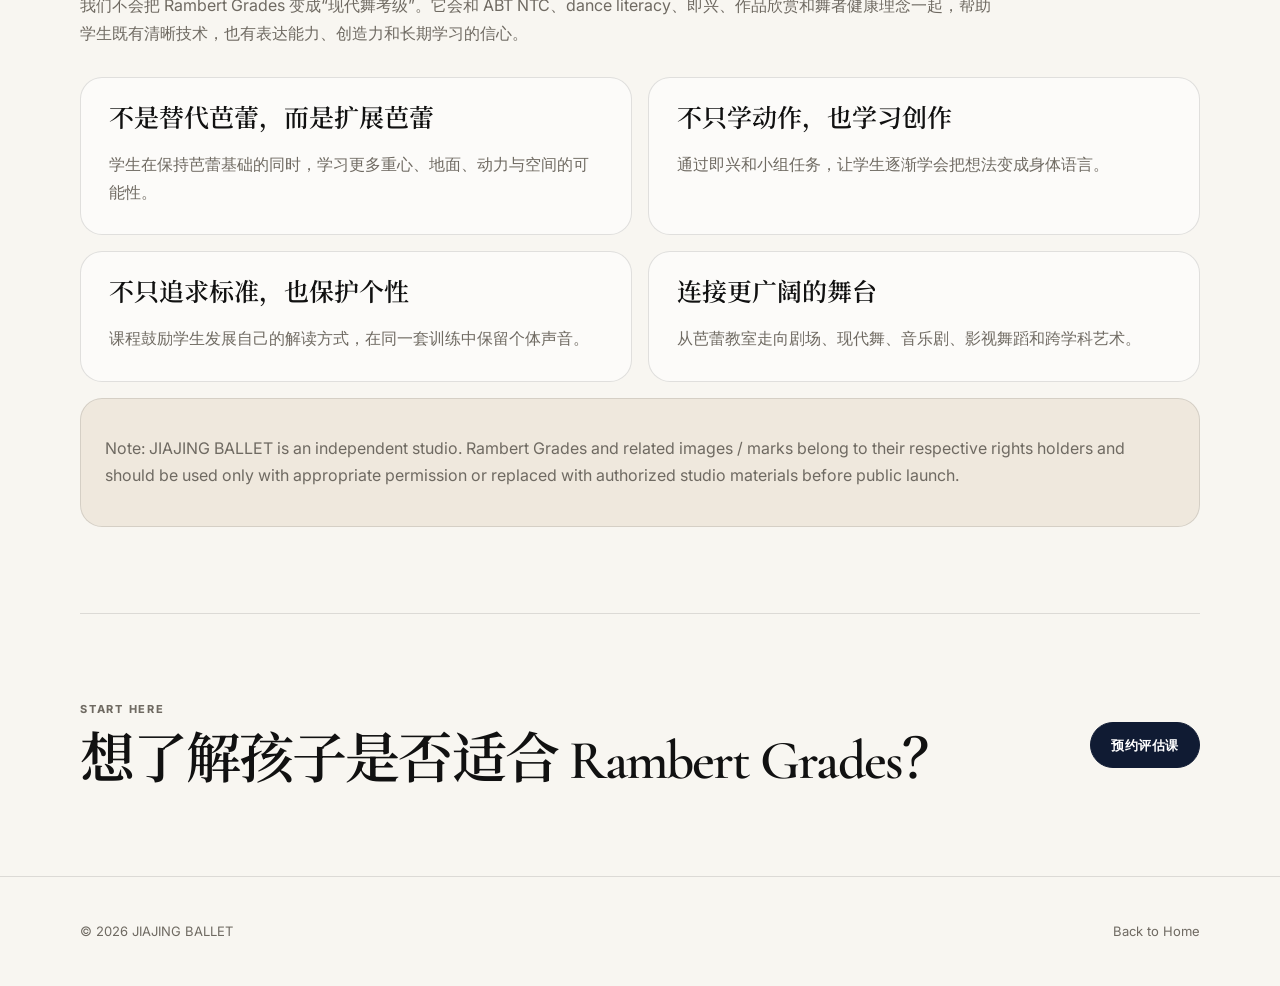
<file: programs/rambert-grades.html>
<!DOCTYPE html>
<html lang="zh-CN">
<head>
  <meta charset="UTF-8" />
  <meta name="viewport" content="width=device-width, initial-scale=1.0" />
  <title>Rambert Grades | JIAJING BALLET</title>
  <meta name="description" content="JIAJING BALLET Rambert Grades 课程介绍：Creative Contemporary Dance，融合 Technical、Performance 与 Creative 三条学习线索，帮助学生建立技术、表达、创造力与自信。" />
  <link rel="preconnect" href="https://fonts.googleapis.com">
  <link rel="preconnect" href="https://fonts.gstatic.com" crossorigin>
  <link href="https://fonts.googleapis.com/css2?family=Cormorant+Garamond:wght@500;600;700&family=Inter:wght@400;500;600;700&family=Noto+Serif+SC:wght@500;600;700&display=swap" rel="stylesheet">
  <link rel="stylesheet" href="../styles.css?v=26" />
</head>
<body>
  <header class="site-header">
    <a class="logo" href="../index.html#hero" aria-label="JIAJING BALLET Home">
      <span class="logo-mark">J</span>
      <span class="logo-text">JIAJING BALLET</span>
    </a>
    <button class="nav-toggle" aria-label="打开菜单" aria-expanded="false"><span></span><span></span><span></span></button>
    <nav class="main-nav" aria-label="主导航">
      <a href="../index.html#about">About</a>
      <a href="../index.html#programs">Programs</a>
      <a href="../index.html#faculty">Faculty</a>
      <a href="../index.html#growth">Growth</a>
      <a href="../index.html#contact">Contact</a>
    </nav>
  </header>

  <main>
    <section class="page-hero section-shell rambert-page-hero">
      <div>
        <p class="eyebrow">Contemporary Dance Pathway</p>
        <h1>Rambert Grades</h1>
        <p class="hero-subtitle">一条以技术、表演与创造力为核心的现当代舞学习路径。</p>
        <p class="page-hero-body">在 JIAJING BALLET，Rambert Grades 帮助学生从古典芭蕾的身体基础出发，接触更开放的身体语言，学习用动作表达想法、情绪与个人声音。</p>
      </div>
      <figure class="hero-credit-image">
        <img src="../assets/rambert-hero-dancer.webp" alt="Rambert Grades dancer" />
        <figcaption>Photo: Rambert Grades</figcaption>
      </figure>
    </section>

    <section class="program-detail section-shell">
      <div class="detail-intro wide">
        <p class="label">Overview</p>
        <h2>什么是 Rambert Grades?</h2>
        <p>Rambert Grades 是一套 Creative Contemporary Dance 等级课程与考试体系。它的训练材料由舞蹈教育与表演领域的专家开发，表演素材来自 Matthew Bourne、Hofesh Shechter、ZooNation 等当代舞台创作者与公司。</p>
        <p>它的核心不是把学生训练成同一种样子，而是帮助每个学生在结构清晰的训练中找到自己的身体声音，发展创造力、自信、合作能力与更广阔的舞蹈素养。</p>
      </div>

      <div class="detail-grid three rambert-strands">
        <article>
          <span class="number">01</span>
          <h3>Technical<span>技术线索</span></h3>
          <p>通过中心训练、地面训练、移动组合、跳跃与空间变化，帮助学生建立安全、高效、清晰的现当代舞技术能力。</p>
        </article>
        <article>
          <span class="number">02</span>
          <h3>Performance<span>表演线索</span></h3>
          <p>学生会学习由知名编舞家创作的 solo，并被鼓励加入个人理解与诠释，体验更接近专业舞台作品的表演训练。</p>
        </article>
        <article>
          <span class="number">03</span>
          <h3>Creative<span>创造线索</span></h3>
          <p>通过图像、诗歌、音乐、故事或其他刺激物进入即兴与小组创编。课程重视创作过程，而不只是最后的成品。</p>
        </article>
      </div>
    </section>

    <section class="program-detail detail-soft">
      <div class="section-shell">
        <div class="split-section">
          <div>
            <p class="label">Rambert Heritage</p>
            <h2>来自英国现当代舞传统的训练视野</h2>
            <p>Rambert 是由 Rambert School of Ballet and Contemporary Dance、Rambert dance company 与 Rambert Grades 组成的艺术与教育共同体。Rambert School 于 1920 年创立，Rambert dance company 也将在 2026 年迎来百年历史。</p>
            <p>Rambert Grades 于 2019 年成立，目标是把专业舞团、学校与艺术家的经验转化为面向下一代学生的现当代舞训练与认证体系。</p>
          </div>
          <figure class="feature-image">
            <img src="../assets/rambert-2024-hero-nicole-square.jpg" alt="Rambert Grades contemporary dancer" />
            <figcaption>Photo: Nicole Guarino for Rambert Grades</figcaption>
          </figure>
        </div>
      </div>
    </section>

    <section class="program-detail section-shell">
      <div class="detail-intro wide">
        <p class="label">What Students Learn</p>
        <h2>学生会获得什么？</h2>
        <p>Rambert Grades 的价值不只在于“学一套现代舞组合”。它通过技术、表演与创造三条线索，让学生同时发展身体能力、艺术表达、沟通合作和自我认同。</p>
      </div>

      <div class="detail-grid three">
        <article>
          <h3>更强的身体能力</h3>
          <p>从 floorwork 到 travelling sequences，学生会逐步建立协调性、灵活度、力量、身体意识与安全移动的能力。</p>
        </article>
        <article>
          <h3>更清晰的自我表达</h3>
          <p>学生被鼓励进行 personal interpretation，不只是完成动作，而是理解动作如何承载情绪、角色、观点与音乐。</p>
        </article>
        <article>
          <h3>更真实的创造力</h3>
          <p>在开放但有结构的创作任务中，学生学习提出想法、尝试、修改、合作，也学习相信自己的独特表达。</p>
        </article>
        <article>
          <h3>沟通与团队合作</h3>
          <p>Creative Strand 常常需要小组协作。学生在分享、倾听、回应与共同创作中，发展舞蹈之外也重要的沟通能力。</p>
        </article>
        <article>
          <h3>自信与个体性</h3>
          <p>Rambert Grades 鼓励每个学生以自己的方式成功。课堂不追求单一模板，而是帮助学生看见自己能贡献什么。</p>
        </article>
        <article>
          <h3>健康的运动习惯</h3>
          <p>课程帮助学生理解身体、建立协调和灵活性，也支持他们把舞蹈作为长期、健康、有情绪价值的生活方式。</p>
        </article>
      </div>
    </section>

    <section class="program-detail section-shell compact-top">
      <div class="program-gallery rambert-feature-gallery student-credit-gallery">
        <figure class="tall">
          <img src="../assets/rambert-storytellers-jack-thomson.jpg" alt="Rambert Grades class and storytelling task" />
          <figcaption>Photo: Jack Thomson for Rambert Grades</figcaption>
        </figure>
        <figure>
          <img src="../assets/rambert-2024-hero-nicole.jpg" alt="Rambert Grades dancer in movement" />
          <figcaption>Photo: Nicole Guarino for Rambert Grades</figcaption>
        </figure>
        <figure>
          <img src="../assets/rambert-level-3-nicole.jpg" alt="Rambert Grades Level 3 dancer" />
          <figcaption>Photo: Nicole Guarino for Rambert Grades</figcaption>
        </figure>
        <figure>
          <img src="../assets/rambert-level-2-nicole-guarino.jpg" alt="Rambert Grades student movement" />
          <figcaption>Photo: Nicole Guarino for Rambert Grades</figcaption>
        </figure>
      </div>
    </section>

    <section class="program-detail detail-soft">
      <div class="section-shell">
        <div class="split-section reverse">
          <div>
            <p class="label">Inside the Class</p>
            <h2>一堂 Rambert Grades 课是什么样的？</h2>
            <p>Rambert Grades 的课堂通常包含 Technical exercises、Performance Strand solo 与 Creative work。音乐并不固定，老师和学生可以根据课堂目标、情绪和文化风格进行选择，让训练更接近真实的舞蹈行业环境。</p>
          </div>
          <div class="feature-list">
            <div><strong>Technical exercises</strong><span>中心训练、地面训练、移动组合、跳跃与方向变化。</span></div>
            <div><strong>Performance solo</strong><span>学习专业编舞素材，并发展个人诠释与舞台表达。</span></div>
            <div><strong>Creative task</strong><span>从图像、文字、音乐或主题出发，进行即兴与小组创编。</span></div>
            <div><strong>Non-gendered material</strong><span>所有学生学习同样的练习与 solo，不被性别角色限制。</span></div>
            <div><strong>Safe practice</strong><span>以安全、支持、鼓励的课堂环境帮助学生持续成长。</span></div>
          </div>
        </div>
      </div>
    </section>

    <section class="program-detail section-shell">
      <div class="split-section">
        <div>
          <p class="label">Examinations & Qualifications</p>
          <h2>考试与认证</h2>
          <p>Rambert Grades 考试以支持性的方式庆祝学生进步。考试通常由老师在学生熟悉的环境中分组录制，让学生在更友好、稳定的状态下呈现学习成果。</p>
          <p>学生完成考试后会获得证书，成绩包括 pass、merit、distinction 与 distinction*。Grades 6、7、8 的资格还受到 Ofqual 监管，并可获得 UCAS points，为未来升学与更广泛的发展提供支持。</p>
        </div>
        <div class="detail-card-list single-column">
          <article>
            <h3>适合谁？</h3>
            <ul>
              <li>希望接触现当代舞的芭蕾学生</li>
              <li>希望提升创造力、表演力和身体多样性的孩子</li>
              <li>不想只做“标准动作”，也想学习表达与创作的学生</li>
              <li>未来可能接触海外夏校、舞蹈剧场或综合舞台训练的学生</li>
            </ul>
          </article>
          <article>
            <h3>为什么和芭蕾一起学？</h3>
            <p>芭蕾帮助学生建立线条、控制和基础结构；现当代舞则帮助学生打开地面、重心、流动、即兴和个人表达。两者不是互相替代，而是让学生拥有更完整的身体语言。</p>
          </article>
        </div>
      </div>
    </section>

    <section class="program-detail section-shell">
      <div class="detail-intro wide">
        <p class="label">The JIAJING BALLET Way</p>
        <h2>在这里，Rambert Grades 会和我们的整体教育理念连接</h2>
        <p>我们不会把 Rambert Grades 变成“现代舞考级”。它会和 ABT NTC、dance literacy、即兴、作品欣赏和舞者健康理念一起，帮助学生既有清晰技术，也有表达能力、创造力和长期学习的信心。</p>
      </div>

      <div class="detail-grid">
        <article>
          <h3>不是替代芭蕾，而是扩展芭蕾</h3>
          <p>学生在保持芭蕾基础的同时，学习更多重心、地面、动力与空间的可能性。</p>
        </article>
        <article>
          <h3>不只学动作，也学习创作</h3>
          <p>通过即兴和小组任务，让学生逐渐学会把想法变成身体语言。</p>
        </article>
        <article>
          <h3>不只追求标准，也保护个性</h3>
          <p>课程鼓励学生发展自己的解读方式，在同一套训练中保留个体声音。</p>
        </article>
        <article>
          <h3>连接更广阔的舞台</h3>
          <p>从芭蕾教室走向剧场、现代舞、音乐剧、影视舞蹈和跨学科艺术。</p>
        </article>
      </div>

      <div class="legal-note">
        <p>Note: JIAJING BALLET is an independent studio. Rambert Grades and related images / marks belong to their respective rights holders and should be used only with appropriate permission or replaced with authorized studio materials before public launch.</p>
      </div>
    </section>

    <section class="contact strip section-shell">
      <div>
        <p class="eyebrow">Start Here</p>
        <h2>想了解孩子是否适合 Rambert Grades？</h2>
      </div>
      <a class="button primary" href="../index.html#contact">预约评估课</a>
    </section>
  </main>

  <footer class="site-footer">
    <p>© 2026 JIAJING BALLET</p>
    <p><a href="../index.html">Back to Home</a></p>
  </footer>
  <script src="../script.js?v=21"></script>
</body>
</html>
</file>
<file: styles.css>
:root {
  --ink: #111111;
  --muted: #6f6a62;
  --paper: #f8f6f1;
  --cream: #e9dfd1;
  --white: #ffffff;
  --navy: #101b33;
  --soft-navy: #1d2c4a;
  --deep-navy: #080d1c;
  --sand: #f1eadf;
  --accent: #b7a17f;
  --stone: #cbc2b4;
  --line: rgba(17, 17, 17, 0.12);
  --shadow: 0 24px 70px rgba(16, 27, 51, 0.14);
  --radius-xl: 30px;
  --radius-lg: 22px;
  --radius-md: 14px;
}

* { box-sizing: border-box; }

html { scroll-behavior: smooth; }

body {
  margin: 0;
  font-family: "Inter", "PingFang SC", "Microsoft YaHei", sans-serif;
  background: var(--paper);
  color: var(--ink);
  line-height: 1.72;
}

a { color: inherit; text-decoration: none; }
img { display: block; max-width: 100%; }

.section-shell {
  width: min(1120px, calc(100% - 40px));
  margin: 0 auto;
}

.site-header {
  position: sticky;
  top: 0;
  z-index: 20;
  display: flex;
  align-items: center;
  justify-content: space-between;
  padding: 16px max(20px, calc((100vw - 1120px) / 2));
  background: rgba(248, 246, 241, 0.9);
  backdrop-filter: blur(18px);
  border-bottom: 1px solid var(--line);
}

.logo {
  display: flex;
  align-items: center;
  gap: 12px;
  font-weight: 700;
  letter-spacing: 0.03em;
}

.logo-mark {
  display: grid;
  place-items: center;
  width: 38px;
  height: 38px;
  border: 1px solid var(--ink);
  border-radius: 50%;
  font-family: "Cormorant Garamond", serif;
  font-size: 17px;
}

.logo-text {
  text-transform: uppercase;
  font-size: 12px;
}

.main-nav {
  display: flex;
  align-items: center;
  gap: 24px;
  font-size: 12px;
  font-weight: 650;
  text-transform: uppercase;
  letter-spacing: 0.12em;
}

.main-nav a {
  color: var(--muted);
  transition: color 180ms ease;
}

.main-nav a:hover { color: var(--ink); }

.nav-toggle {
  display: none;
  flex-direction: column;
  gap: 5px;
  border: 0;
  background: transparent;
  padding: 8px;
}

.nav-toggle span {
  width: 24px;
  height: 2px;
  background: var(--ink);
}

.eyebrow {
  margin: 0 0 12px;
  color: var(--navy);
  font-size: 11px;
  font-weight: 750;
  letter-spacing: 0.16em;
  text-transform: uppercase;
}

h1, h2, h3 {
  margin: 0;
  line-height: 1.08;
}

h1 {
  font-family: "Cormorant Garamond", "Noto Serif SC", serif;
  font-size: clamp(52px, 8.8vw, 116px);
  font-weight: 600;
  letter-spacing: -0.052em;
}

h1 span,
.program-card h3 span { display: block; }

h2 {
  font-family: "Cormorant Garamond", "Noto Serif SC", serif;
  font-size: clamp(34px, 4.3vw, 58px);
  font-weight: 600;
  letter-spacing: -0.035em;
}

h3 {
  font-family: "Cormorant Garamond", "Noto Serif SC", serif;
  font-size: 27px;
  font-weight: 600;
}

.hero {
  min-height: calc(100vh - 71px);
  display: grid;
  align-content: center;
  gap: 66px;
  padding: 58px 0 78px;
}

.hero-brand {
  text-align: center;
  margin-bottom: 6px;
}

.hero-brand h1 {
  white-space: nowrap;
}

.slogan {
  width: fit-content;
  margin: 22px auto 0;
  padding: 8px 16px;
  border: 1px solid var(--line);
  border-radius: 999px;
  background: rgba(255, 255, 255, 0.52);
  color: var(--navy);
  font-size: 13px;
  font-weight: 760;
  letter-spacing: 0.09em;
  text-transform: uppercase;
}

.hero-content {
  display: grid;
  grid-template-columns: minmax(0, 1fr) 0.72fr;
  align-items: center;
  gap: 52px;
}

.hero-copy {
  position: relative;
  z-index: 1;
}

.hero-statement {
  max-width: 720px;
  margin: 0;
  color: var(--navy);
  font-size: clamp(22px, 2.45vw, 34px);
  font-weight: 720;
  line-height: 1.42;
  letter-spacing: -0.03em;
}

.hero-subtitle {
  max-width: 660px;
  margin: 24px 0 0;
  font-family: "Cormorant Garamond", "Noto Serif SC", serif;
  color: var(--ink);
  font-size: clamp(30px, 3.9vw, 54px);
  line-height: 1.1;
  letter-spacing: -0.035em;
}

.hero-body {
  max-width: 650px;
  margin: 26px 0 0;
  color: var(--muted);
  font-size: 15.5px;
}

.hero-actions {
  display: flex;
  flex-wrap: wrap;
  gap: 12px;
  margin-top: 34px;
}

.button {
  display: inline-flex;
  align-items: center;
  justify-content: center;
  min-height: 46px;
  padding: 0 20px;
  border-radius: 999px;
  border: 1px solid var(--ink);
  font-size: 13px;
  font-weight: 750;
  letter-spacing: 0.04em;
  transition: transform 180ms ease, background 180ms ease, color 180ms ease;
  cursor: pointer;
}

.button:hover { transform: translateY(-2px); }

.button.primary {
  background: var(--navy);
  border-color: var(--navy);
  color: var(--white);
}

.button.ghost {
  background: transparent;
  color: var(--ink);
}

.text-link {
  display: inline-flex;
  margin-top: 20px;
  color: var(--ink);
  font-size: 13px;
  font-weight: 800;
  letter-spacing: 0.05em;
  text-transform: uppercase;
}

.hero-visual {
  position: relative;
  justify-self: end;
  width: min(100%, 392px);
}

.hero-image,
.hero-visual img {
  width: 100%;
  height: auto;
  max-height: 560px;
  object-fit: contain;
  object-position: center center;
  background: transparent;
  border-radius: var(--radius-xl);
  box-shadow: var(--shadow);
}

.about,
.programs,
.faculty,
.growth-showcase,
.schedule,
.faq,
.contact,
.program-detail,
.strip {
  padding: 86px 0;
  border-top: 1px solid var(--line);
}

.about {
  display: grid;
  grid-template-columns: 0.88fr 1.12fr;
  gap: 56px;
}

.section-kicker {
  position: sticky;
  top: 112px;
  align-self: start;
}

.mission-block {
  padding: 0;
  border: 0;
  border-radius: 0;
  background: transparent;
}

.mission-block p {
  margin: 0 0 18px;
  font-size: 18px;
}

.label {
  margin: 0 0 18px;
  color: var(--navy);
  font-size: 12px;
  font-weight: 800;
  letter-spacing: 0.14em;
  text-transform: uppercase;
}

.mission-block p:not(.label),
.section-heading > p,
.visual-copy p,
.teacher-info p,
.faq p,
.contact p,
.detail-intro p,
.legal-note p,
.program-card p,
.schedule-list p,
.about-grid p,
.detail-grid li,
.detail-grid p {
  color: var(--muted);
}

.growth-heading {
  grid-column: 1 / -1;
  margin-top: 8px;
}

.growth-heading h2 { max-width: 760px; }

.about-grid {
  grid-column: 1 / -1;
  display: grid;
  grid-template-columns: repeat(4, 1fr);
  gap: 16px;
  margin-top: 10px;
}

.about-grid article,
.program-card,
.faculty-card,
.schedule-list,
.faq details,
.contact-form,
.detail-grid article,
.legal-note {
  border: 1px solid var(--line);
  border-radius: var(--radius-lg);
  background: rgba(255, 255, 255, 0.58);
}

.about-grid article { padding: 24px; }

.number,
.tag,
.role,
.note,
.form-hint {
  color: var(--muted);
  font-size: 12px;
}

.about-grid h3 { margin-top: 36px; }

.section-heading {
  display: flex;
  align-items: end;
  justify-content: space-between;
  gap: 36px;
  margin-bottom: 34px;
}

.section-heading > p {
  max-width: 470px;
  margin: 0;
  font-size: 15px;
}

.program-grid {
  display: grid;
  gap: 18px;
}

.program-grid.two-only { grid-template-columns: repeat(2, 1fr); }

.program-card {
  overflow: hidden;
  display: flex;
  flex-direction: column;
}

.program-logo-area {
  display: grid;
  place-items: center;
  width: 100%;
  height: 310px;
  overflow: hidden;
  background: var(--white);
}

.program-logo-area img {
  width: 100%;
  height: 100%;
  object-fit: contain;
}

.program-card-body {
  padding: 28px;
  background: var(--sand);
  border-top: 1px solid var(--line);
  flex: 1;
  display: flex;
  flex-direction: column;
}

.program-card.logo-card { background: var(--white); }

.program-card.logo-card h3 { font-size: clamp(24px, 2.7vw, 34px); }

.program-card-body .text-link { margin-top: auto; padding-top: 24px; }

.teaching-team {
  display: grid;
  grid-template-columns: repeat(2, 1fr);
  gap: 18px;
}

.teacher-card {
  display: grid;
  grid-template-columns: 180px 1fr;
  gap: 24px;
  padding: 24px;
  border: 1px solid var(--line);
  border-radius: var(--radius-lg);
  background: rgba(255, 255, 255, 0.58);
}

.teacher-portrait {
  width: 100%;
  height: 240px;
  object-fit: cover;
  object-position: center top;
  border-radius: var(--radius-md);
}

.teacher-info p {
  color: var(--muted);
}

.teacher-placeholder-mark {
  display: grid;
  place-items: center;
  width: 100%;
  height: 240px;
  border-radius: var(--radius-md);
  background: linear-gradient(135deg, var(--deep-navy), var(--soft-navy));
  color: var(--white);
  font-family: "Cormorant Garamond", serif;
  font-size: 54px;
  font-weight: 600;
  letter-spacing: -0.04em;
}

.credential-list {
  display: flex;
  flex-wrap: wrap;
  gap: 8px;
  margin-top: 18px;
}

.credential-list span {
  display: inline-flex;
  align-items: center;
  min-height: 30px;
  padding: 6px 10px;
  border: 1px solid var(--line);
  border-radius: 999px;
  background: var(--sand);
  color: var(--navy);
  font-size: 11px;
  font-weight: 750;
  letter-spacing: 0.03em;
}

.schedule-list { overflow: hidden; }

.schedule-list div {
  display: grid;
  grid-template-columns: 260px 1fr;
  gap: 24px;
  padding: 23px 28px;
  border-bottom: 1px solid var(--line);
}

.schedule-list div:last-child { border-bottom: 0; }

.schedule-list span {
  display: block;
  font-weight: 800;
  letter-spacing: 0.03em;
}

.schedule-list p { margin: 0; }

.faq details {
  padding: 21px 24px;
  margin-bottom: 12px;
}

.faq summary {
  cursor: pointer;
  font-weight: 800;
}

.contact {
  display: grid;
  grid-template-columns: 0.86fr 1.14fr;
  gap: 48px;
}

.contact-form {
  display: grid;
  gap: 17px;
  padding: 26px;
}

label {
  display: grid;
  gap: 8px;
  font-size: 13px;
  font-weight: 800;
  letter-spacing: 0.04em;
}

input,
select {
  width: 100%;
  border: 1px solid var(--line);
  border-radius: 14px;
  background: var(--white);
  padding: 13px 15px;
  font: inherit;
  color: var(--ink);
}

.site-footer {
  display: flex;
  justify-content: space-between;
  gap: 24px;
  padding: 30px max(20px, calc((100vw - 1120px) / 2));
  border-top: 1px solid var(--line);
  color: var(--muted);
  font-size: 13px;
}

.page-hero {
  display: grid;
  grid-template-columns: 0.86fr 1.04fr;
  gap: 38px;
  align-items: center;
  padding: 64px 0 78px;
  min-height: 500px;
}

.page-hero img {
  width: 100%;
  height: 360px;
  object-fit: cover;
  object-position: center center;
  border-radius: var(--radius-xl);
  box-shadow: var(--shadow);
}

.page-hero h1 { font-size: clamp(34px, 4.7vw, 58px); }

.page-hero .hero-subtitle {
  font-size: clamp(19px, 2vw, 25px);
  max-width: 620px;
  margin-top: 20px;
}

.page-hero-dark {
  width: 100%;
  max-width: none;
  padding-left: max(20px, calc((100vw - 1120px) / 2));
  padding-right: max(20px, calc((100vw - 1120px) / 2));
  background: linear-gradient(135deg, var(--deep-navy), var(--soft-navy));
  color: var(--white);
}

.page-hero-dark .eyebrow,
.page-hero-dark .hero-subtitle { color: rgba(255, 255, 255, 0.82); }

.detail-intro {
  max-width: 820px;
  margin-bottom: 30px;
}

.detail-intro h2 { margin-bottom: 18px; }

.detail-grid {
  display: grid;
  grid-template-columns: repeat(2, 1fr);
  gap: 16px;
}

.detail-grid.three { grid-template-columns: repeat(3, 1fr); }

.detail-grid article { padding: 28px; }

.detail-grid ul {
  margin: 20px 0 0;
  padding-left: 18px;
}

.detail-grid p { margin: 18px 0 0; }

.detail-soft {
  background: var(--sand);
  width: 100%;
  max-width: none;
  padding-left: max(20px, calc((100vw - 1120px) / 2));
  padding-right: max(20px, calc((100vw - 1120px) / 2));
}

.legal-note {
  margin-top: 16px;
  padding: 20px 24px;
  background: rgba(233, 223, 209, 0.6);
}



.program-detail h2 {
  font-size: clamp(30px, 3.6vw, 46px);
}

.detail-intro p {
  font-size: 16px;
}

.detail-grid article h3 {
  font-size: 25px;
}

.rambert-gallery {
  display: grid;
  grid-template-columns: repeat(3, 1fr);
  gap: 16px;
  margin: 34px 0 0;
}

.rambert-gallery figure {
  margin: 0;
  overflow: hidden;
  border-radius: var(--radius-lg);
  border: 1px solid var(--line);
  background: var(--white);
}

.rambert-gallery img {
  width: 100%;
  height: 240px;
  object-fit: cover;
  object-position: center center;
}

.rambert-gallery figcaption {
  padding: 12px 14px 14px;
  color: var(--muted);
  font-size: 11px;
  line-height: 1.45;
}

.strip {
  display: flex;
  align-items: center;
  justify-content: space-between;
  gap: 24px;
}

@media (max-width: 900px) {
  .nav-toggle { display: flex; }

  .main-nav {
    position: fixed;
    top: 71px;
    left: 0;
    right: 0;
    display: none;
    flex-direction: column;
    align-items: flex-start;
    padding: 22px 20px 28px;
    background: var(--paper);
    border-bottom: 1px solid var(--line);
  }

  .main-nav.is-open { display: flex; }

  .hero-content,
  .about,
  .contact,
  .teaching-team,
  .teacher-card,
  .page-hero,
  .detail-grid,
  .detail-grid.three,
  .rambert-gallery,
  .growth-gallery {
    grid-template-columns: 1fr;
  }

  .hero {
    padding-top: 42px;
    gap: 42px;
  }

  .hero-brand h1 { white-space: normal; }

  .section-kicker { position: static; }

  .hero-visual {
    justify-self: center;
    width: min(100%, 360px);
  }

  .hero-image,
  .hero-visual img {
    min-height: 0;
    height: auto;
    max-height: 520px;
  }

  .about-grid,
  .program-grid.two-only,
  .growth-gallery {
    grid-template-columns: 1fr 1fr;
  }

  .section-heading,
  .strip {
    align-items: flex-start;
    flex-direction: column;
  }

  .schedule-list div {
    grid-template-columns: 1fr;
    gap: 8px;
  }
}

@media (max-width: 520px) {
  .section-shell { width: min(100% - 28px, 1120px); }

  .hero,
  .about,
  .programs,
  .faculty,
  .growth-showcase,
  .schedule,
  .faq,
  .contact,
  .program-detail,
  .strip {
    padding: 64px 0;
  }

  .hero {
    padding-top: 36px;
    gap: 36px;
  }

  h1 { font-size: clamp(48px, 17vw, 76px); }

  .hero-statement { font-size: 22px; }
  .hero-subtitle { font-size: 34px; }

  .hero-image,
  .hero-visual img {
    min-height: 0;
    height: auto;
    max-height: 430px;
  }

  .about-grid,
  .program-grid.two-only,
  .growth-gallery {
    grid-template-columns: 1fr;
  }

  .program-logo-area { height: 230px; }

  .rambert-gallery img { height: 260px; }

  .teacher-card,
  .contact-form,
  .detail-grid article,
  .about-grid article {
    padding: 22px;
  }

  .site-footer {
    flex-direction: column;
  }
}


/* ABT detail page expansion */
.page-hero-body {
  max-width: 620px;
  margin: 22px 0 0;
  color: var(--muted);
  font-size: 15.5px;
}

.abt-page-hero img {
  object-position: center center;
}

.detail-intro.wide {
  max-width: 920px;
}

.detail-intro h2 {
  margin-bottom: 18px;
}

.abt-principles article .number {
  display: block;
  margin-bottom: 28px;
}

.pathway-grid {
  display: grid;
  grid-template-columns: repeat(3, 1fr);
  gap: 16px;
}

.pathway-grid article,
.detail-card-list article,
.feature-list div {
  border: 1px solid var(--line);
  border-radius: var(--radius-lg);
  background: rgba(255, 255, 255, 0.58);
}

.pathway-grid article {
  padding: 28px;
}

.pathway-grid article h3 {
  margin: 10px 0 16px;
}

.split-section {
  display: grid;
  grid-template-columns: 0.82fr 1.18fr;
  gap: 44px;
  align-items: start;
}

.split-section.reverse {
  grid-template-columns: 1fr 1.1fr;
}

.split-section p {
  color: var(--muted);
}

.feature-list {
  display: grid;
  gap: 12px;
}

.feature-list div {
  display: grid;
  grid-template-columns: 220px 1fr;
  gap: 18px;
  padding: 18px 20px;
}

.feature-list strong {
  color: var(--ink);
}

.feature-list span {
  color: var(--muted);
}

.program-gallery {
  display: grid;
  grid-template-columns: repeat(3, 1fr);
  gap: 16px;
}

.program-gallery figure {
  margin: 0;
  overflow: hidden;
  border: 1px solid var(--line);
  border-radius: var(--radius-lg);
  background: var(--white);
}

.program-gallery img {
  width: 100%;
  height: 245px;
  object-fit: cover;
  object-position: center center;
}

.program-gallery figcaption {
  padding: 12px 14px 14px;
  color: var(--muted);
  font-size: 11px;
  line-height: 1.45;
}

.detail-card-list {
  display: grid;
  grid-template-columns: 1fr 1fr;
  gap: 16px;
}

.detail-card-list article {
  padding: 26px;
}

.detail-card-list ul {
  margin: 18px 0 0;
  padding-left: 18px;
  color: var(--muted);
}

.detail-grid.four {
  grid-template-columns: repeat(4, 1fr);
}

.compact-top {
  padding-top: 0;
  border-top: 0;
}

@media (max-width: 900px) {
  .pathway-grid,
  .program-gallery,
  .detail-grid.four,
  .detail-card-list,
  .split-section,
  .split-section.reverse {
    grid-template-columns: 1fr;
  }

  .feature-list div {
    grid-template-columns: 1fr;
    gap: 6px;
  }
}


.growth-showcase .section-heading {
  align-items: end;
}

.growth-gallery {
  display: grid;
  grid-template-columns: repeat(3, 1fr);
  gap: 16px;
}

.growth-card {
  position: relative;
  display: grid;
  place-items: center;
  margin: 0;
  overflow: hidden;
  border: 1px solid var(--line);
  border-radius: var(--radius-lg);
  background: var(--white);
}

.growth-card img {
  width: 100%;
  height: 300px;
  object-fit: contain;
  object-position: center center;
  background: var(--white);
}

.growth-card.portrait img {
  height: 400px;
}

.growth-card.wide {
  grid-column: span 2;
}

.growth-card.wide img {
  height: 320px;
}

.growth-card figcaption {
  position: absolute;
  top: 14px;
  left: 14px;
  padding: 5px 11px;
  border-radius: 0;
  background: rgba(17, 17, 17, 0.62);
  color: var(--white);
  font-size: 12px;
  line-height: 1.2;
  letter-spacing: 0.02em;
}

.abt-principles article h3 span {
  display: block;
  margin-top: 8px;
  color: var(--muted);
  font-family: "Inter", "PingFang SC", "Microsoft YaHei", sans-serif;
  font-size: 15px;
  font-weight: 700;
  letter-spacing: 0.02em;
}

.abt-page-hero .hero-subtitle {
  max-width: 560px;
}

.abt-page-hero .page-hero-body {
  max-width: 540px;
}

@media (max-width: 900px) {
  .growth-card.wide { grid-column: span 1; }
  .growth-card img, .growth-card.portrait img, .growth-card.wide img { height: 320px; }
}

@media (max-width: 520px) {
  .growth-card img, .growth-card.portrait img, .growth-card.wide img { height: 250px; }
  .abt-principles article h3 span { font-size: 14px; }
}

@media (max-width: 900px) {
  .teaching-team,
  .teacher-card {
    grid-template-columns: 1fr;
  }

  .teacher-portrait,
  .teacher-placeholder-mark {
    height: 320px;
  }

  .teacher-placeholder {
    display: none;
  }
}

@media (max-width: 520px) {
  .growth-card img,
  .growth-card.portrait img,
  .growth-card.wide img {
    height: auto;
    max-height: none;
  }

  .growth-card figcaption {
    top: 10px;
    left: 10px;
    font-size: 11px;
  }

  .teacher-portrait,
  .teacher-placeholder-mark {
    height: 280px;
  }
}


/* V16: student growth photos without white padding */
.growth-card {
  display: block;
  background: transparent;
  line-height: 0;
}

.growth-card img,
.growth-card.portrait img,
.growth-card.wide img {
  width: 100%;
  height: auto;
  max-height: none;
  object-fit: initial;
  object-position: initial;
  background: transparent;
}

.growth-card figcaption {
  top: 14px;
  left: 14px;
  z-index: 2;
  line-height: 1.2;
}

@media (max-width: 520px) {
  .growth-card figcaption {
    top: 10px;
    left: 10px;
  }
}


/* V17 refinements */
.abt-page-hero h1 {
  font-size: clamp(3.4rem, 6.1vw, 5.9rem);
  line-height: 0.94;
}

.abt-page-hero img {
  max-height: 540px;
  object-fit: cover;
}

.student-credit-gallery figure {
  position: relative;
  overflow: hidden;
  border-radius: var(--radius-lg);
  border: 1px solid var(--line);
  background: var(--white);
}

.student-credit-gallery img {
  width: 100%;
  height: 100%;
  object-fit: cover;
  display: block;
}

.student-credit-gallery figure.tall {
  grid-row: span 2;
}

.student-credit-gallery figcaption {
  position: absolute;
  top: 14px;
  left: 14px;
  z-index: 2;
  padding: 5px 11px;
  background: rgba(17, 17, 17, 0.62);
  color: var(--white);
  font-size: 12px;
  line-height: 1.2;
}

.studio-gallery {
  grid-template-columns: 1.05fr 1fr 1fr;
  grid-auto-rows: 240px;
}

@media (max-width: 900px) {
  .studio-gallery {
    grid-template-columns: 1fr 1fr;
    grid-auto-rows: 220px;
  }
  .student-credit-gallery figure.tall {
    grid-row: span 1;
  }
}

@media (max-width: 640px) {
  .studio-gallery {
    grid-template-columns: 1fr;
    grid-auto-rows: auto;
  }
  .student-credit-gallery figure.tall,
  .student-credit-gallery figure {
    grid-row: span 1;
  }
  .student-credit-gallery img {
    height: auto;
  }
}


/* V18 Rambert detail page expansion */
.rambert-page-hero h1 {
  font-size: clamp(4.2rem, 8vw, 8rem);
}

.rambert-page-hero .hero-subtitle,
.rambert-page-hero .page-hero-body {
  max-width: 560px;
}

.hero-credit-image,
.feature-image {
  position: relative;
  margin: 0;
  overflow: hidden;
  border-radius: var(--radius-xl);
  box-shadow: var(--shadow);
  background: var(--white);
}

.hero-credit-image img,
.feature-image img {
  width: 100%;
  height: 430px;
  object-fit: cover;
  object-position: center center;
}

.hero-credit-image figcaption,
.feature-image figcaption {
  position: absolute;
  top: 14px;
  left: 14px;
  padding: 5px 11px;
  background: rgba(17, 17, 17, 0.62);
  color: var(--white);
  font-size: 12px;
  line-height: 1.2;
}

.rambert-strands article h3 span {
  display: block;
  margin-top: 8px;
  color: var(--muted);
  font-family: "Inter", "PingFang SC", "Microsoft YaHei", sans-serif;
  font-size: 15px;
  font-weight: 700;
  letter-spacing: 0.02em;
}

.rambert-feature-gallery {
  grid-template-columns: 1.05fr 1fr 1fr;
  grid-auto-rows: 245px;
}

.rambert-feature-gallery figure.tall {
  grid-row: span 2;
}

.detail-card-list.single-column {
  grid-template-columns: 1fr;
}

@media (max-width: 900px) {
  .rambert-feature-gallery {
    grid-template-columns: 1fr 1fr;
    grid-auto-rows: 230px;
  }

  .rambert-feature-gallery figure.tall {
    grid-row: span 1;
  }

  .hero-credit-image img,
  .feature-image img {
    height: 360px;
  }
}

@media (max-width: 640px) {
  .rambert-feature-gallery {
    grid-template-columns: 1fr;
    grid-auto-rows: auto;
  }

  .rambert-feature-gallery img,
  .hero-credit-image img,
  .feature-image img {
    height: auto;
  }

  .rambert-page-hero h1 {
    font-size: clamp(4rem, 18vw, 6rem);
  }
}


/* V19 FAQ refinement */
.faq details[open] {
  background: var(--sand);
}

.faq details p + p {
  margin-top: 12px;
}


/* V20 hero credit, WeChat block, and mobile gallery polish */
.hero-image-wrap {
  position: relative;
  margin: 0;
  width: 100%;
  line-height: 0;
}

.hero-image-wrap figcaption {
  position: absolute;
  top: 14px;
  left: 14px;
  z-index: 2;
  padding: 4px 9px;
  background: rgba(17, 17, 17, 0.58);
  color: var(--white);
  font-size: 11px;
  line-height: 1.15;
  letter-spacing: 0.01em;
}

.wechat-follow { padding-top: 0; }

.wechat-card {
  display: grid;
  grid-template-columns: 1fr 220px;
  gap: 34px;
  align-items: center;
  padding: 38px;
  border: 1px solid var(--line);
  border-radius: var(--radius-xl);
  background: var(--sand);
}

.wechat-card h2 {
  margin-top: 10px;
  max-width: 680px;
}

.wechat-card p {
  max-width: 680px;
  color: var(--muted);
}

.wechat-actions {
  display: flex;
  flex-wrap: wrap;
  gap: 12px;
  margin-top: 24px;
}

.tiny-note {
  margin-top: 14px;
  font-size: 12px;
  color: var(--muted);
}

.qr-card {
  margin: 0;
  padding: 16px;
  border: 1px solid var(--line);
  border-radius: var(--radius-lg);
  background: var(--white);
  text-align: center;
}

.qr-card img {
  width: 100%;
  max-width: 168px;
  display: block;
  margin: 0 auto;
}

.qr-card figcaption {
  margin-top: 12px;
  color: var(--ink);
  font-size: 13px;
  line-height: 1.5;
}

.qr-card figcaption span {
  color: var(--muted);
  font-size: 12px;
}

.growth-card figcaption,
.student-credit-gallery figcaption {
  font-size: 10.5px;
  padding: 3px 7px;
  background: rgba(17, 17, 17, 0.52);
  line-height: 1.15;
  white-space: nowrap;
}

@media (max-width: 900px) {
  .wechat-card { grid-template-columns: 1fr; }
  .qr-card { justify-self: start; }
}

@media (max-width: 640px) {
  .growth-gallery {
    grid-template-columns: 1fr;
    gap: 18px;
  }

  .growth-card,
  .growth-card.wide,
  .growth-card.portrait {
    grid-column: span 1;
    width: 100%;
    border-radius: 20px;
  }

  .growth-card img,
  .growth-card.portrait img,
  .growth-card.wide img {
    width: 100%;
    height: auto;
    max-height: none;
    display: block;
  }

  .growth-card figcaption {
    top: 10px;
    left: 10px;
    font-size: 9.5px;
    padding: 3px 7px;
  }

  .student-credit-gallery figcaption {
    font-size: 9.5px;
    padding: 3px 7px;
  }

  .hero-image-wrap figcaption {
    top: 10px;
    left: 10px;
    font-size: 9.5px;
    padding: 3px 7px;
  }

  .wechat-card {
    grid-template-columns: 1fr;
    gap: 24px;
    padding: 26px 22px;
  }

  .qr-card {
    max-width: 220px;
    margin: 0 auto;
    justify-self: center;
  }
}


/* V21: WeChat block moved after appointment section + lighter typography */
.wechat-follow {
  padding-top: 0;
}

.wechat-card {
  padding: 28px 34px;
  grid-template-columns: 1fr 190px;
  gap: 28px;
}

.wechat-card h2 {
  font-size: clamp(28px, 3.1vw, 44px);
  line-height: 1.12;
  letter-spacing: -0.03em;
  max-width: 620px;
}

.wechat-card p {
  font-size: 16px;
  line-height: 1.75;
  max-width: 620px;
}

.wechat-actions {
  margin-top: 20px;
}

.qr-card {
  padding: 14px;
}

.qr-card img {
  max-width: 150px;
}

.qr-card figcaption {
  font-size: 12px;
}

.qr-card figcaption span {
  font-size: 11px;
}

/* V21: stronger mobile growth layout override */
@media (max-width: 900px) {
  .growth-gallery {
    display: grid;
    grid-template-columns: 1fr;
    gap: 22px;
  }

  .growth-card,
  .growth-card.wide,
  .growth-card.portrait {
    grid-column: 1 / -1 !important;
    width: 100%;
    max-width: 100%;
    border-radius: 22px;
  }

  .growth-card img,
  .growth-card.portrait img,
  .growth-card.wide img {
    width: 100%;
    height: auto !important;
    max-height: none !important;
    object-fit: contain !important;
    display: block;
  }

  .growth-card figcaption {
    top: 10px;
    left: 10px;
    font-size: 10px;
    padding: 3px 7px;
    white-space: nowrap;
  }
}

@media (max-width: 640px) {
  .wechat-card {
    padding: 24px 20px;
    gap: 22px;
  }

  .wechat-card h2 {
    font-size: clamp(26px, 8vw, 34px);
  }

  .wechat-card p {
    font-size: 14px;
    line-height: 1.7;
  }

  .qr-card img {
    max-width: 138px;
  }

  .tiny-note {
    font-size: 11px;
  }
}


/* V22 refinements: horizontal WeChat block + single-letter logo */
.logo-mark {
  letter-spacing: 0;
}

.wechat-follow {
  padding-top: 20px;
}

.wechat-card {
  grid-template-columns: minmax(0, 1fr) 220px;
  gap: 34px;
  align-items: center;
}

.wechat-card h2 {
  font-size: clamp(34px, 4.6vw, 58px);
  line-height: 0.95;
  max-width: 760px;
}

.wechat-card p {
  font-size: 15px;
  line-height: 1.8;
}

.qr-card {
  width: 220px;
  justify-self: end;
}

@media (max-width: 900px) {
  .wechat-card {
    grid-template-columns: minmax(0, 1fr) 180px;
    gap: 22px;
    padding: 28px;
  }

  .wechat-card h2 {
    font-size: clamp(26px, 6vw, 36px);
    line-height: 1.05;
  }

  .wechat-card p {
    font-size: 13px;
    line-height: 1.65;
  }

  .qr-card {
    width: 180px;
    justify-self: end;
  }

  .qr-card img {
    max-width: 132px;
  }

  .wechat-actions {
    gap: 8px;
    margin-top: 16px;
  }

  .wechat-actions .button {
    min-height: 40px;
    padding: 10px 14px;
    font-size: 12px;
  }

  .tiny-note {
    display: none;
  }
}

@media (max-width: 520px) {
  .wechat-card {
    grid-template-columns: minmax(0, 1fr) 142px;
    gap: 14px;
    padding: 22px 18px;
  }

  .wechat-card h2 {
    font-size: 24px;
    line-height: 1.08;
  }

  .wechat-card p {
    font-size: 12px;
    line-height: 1.55;
  }

  .qr-card {
    width: 142px;
    padding: 10px;
  }

  .qr-card img {
    max-width: 108px;
  }

  .qr-card figcaption {
    margin-top: 8px;
    font-size: 10px;
    line-height: 1.35;
  }

  .qr-card figcaption span {
    font-size: 9px;
  }

  .wechat-actions {
    flex-direction: column;
    align-items: flex-start;
  }
}


/* V23 refinements: stronger single-letter logo, more bottom spacing, single faculty, live form */
.logo-mark {
  font-size: 28px;
  font-weight: 700;
  font-family: "Cormorant Garamond", "Times New Roman", serif;
  letter-spacing: 0;
}

.wechat-follow {
  padding-bottom: 74px;
}

.wechat-card {
  margin-bottom: 18px;
}

.teaching-team.single {
  grid-template-columns: minmax(0, 1fr);
  max-width: 980px;
}

.founder-card {
  grid-template-columns: 240px minmax(0, 1fr);
}

@media (max-width: 900px) {
  .teaching-team.single {
    max-width: none;
  }

  .founder-card {
    grid-template-columns: 1fr;
  }

  .wechat-follow {
    padding-bottom: 58px;
  }
}

@media (max-width: 520px) {
  .logo-mark {
    font-size: 26px;
  }

  .wechat-follow {
    padding-bottom: 50px;
  }
}


/* V24 refinements: logo alignment + founder section copy/portrait */
.logo {
  gap: 14px;
}

.logo-mark {
  display: flex;
  align-items: center;
  justify-content: center;
  width: 48px;
  height: 48px;
  font-size: 34px;
  font-weight: 700;
  line-height: 1;
  padding-bottom: 2px;
  box-sizing: border-box;
}

.faculty .section-heading > p {
  max-width: 660px;
}

.founder-card {
  grid-template-columns: 300px minmax(0, 1fr);
  align-items: center;
}

.founder-card .teacher-portrait {
  height: 380px;
  object-fit: contain;
  object-position: center center;
  background: #d8c3b0;
  padding: 0;
}

.founder-card .teacher-info p:not(.tag) {
  max-width: 900px;
}

.credential-list span {
  letter-spacing: 0.02em;
}

@media (max-width: 1100px) {
  .founder-card {
    grid-template-columns: 270px minmax(0, 1fr);
  }

  .founder-card .teacher-portrait {
    height: 350px;
  }
}

@media (max-width: 900px) {
  .logo-mark {
    width: 44px;
    height: 44px;
    font-size: 30px;
  }

  .founder-card {
    grid-template-columns: 1fr;
  }

  .founder-card .teacher-portrait {
    height: auto;
    aspect-ratio: 4 / 5;
    max-width: 340px;
    justify-self: start;
  }
}

@media (max-width: 520px) {
  .logo-mark {
    width: 42px;
    height: 42px;
    font-size: 28px;
  }

  .founder-card .teacher-portrait {
    max-width: 100%;
  }
}
</file>
